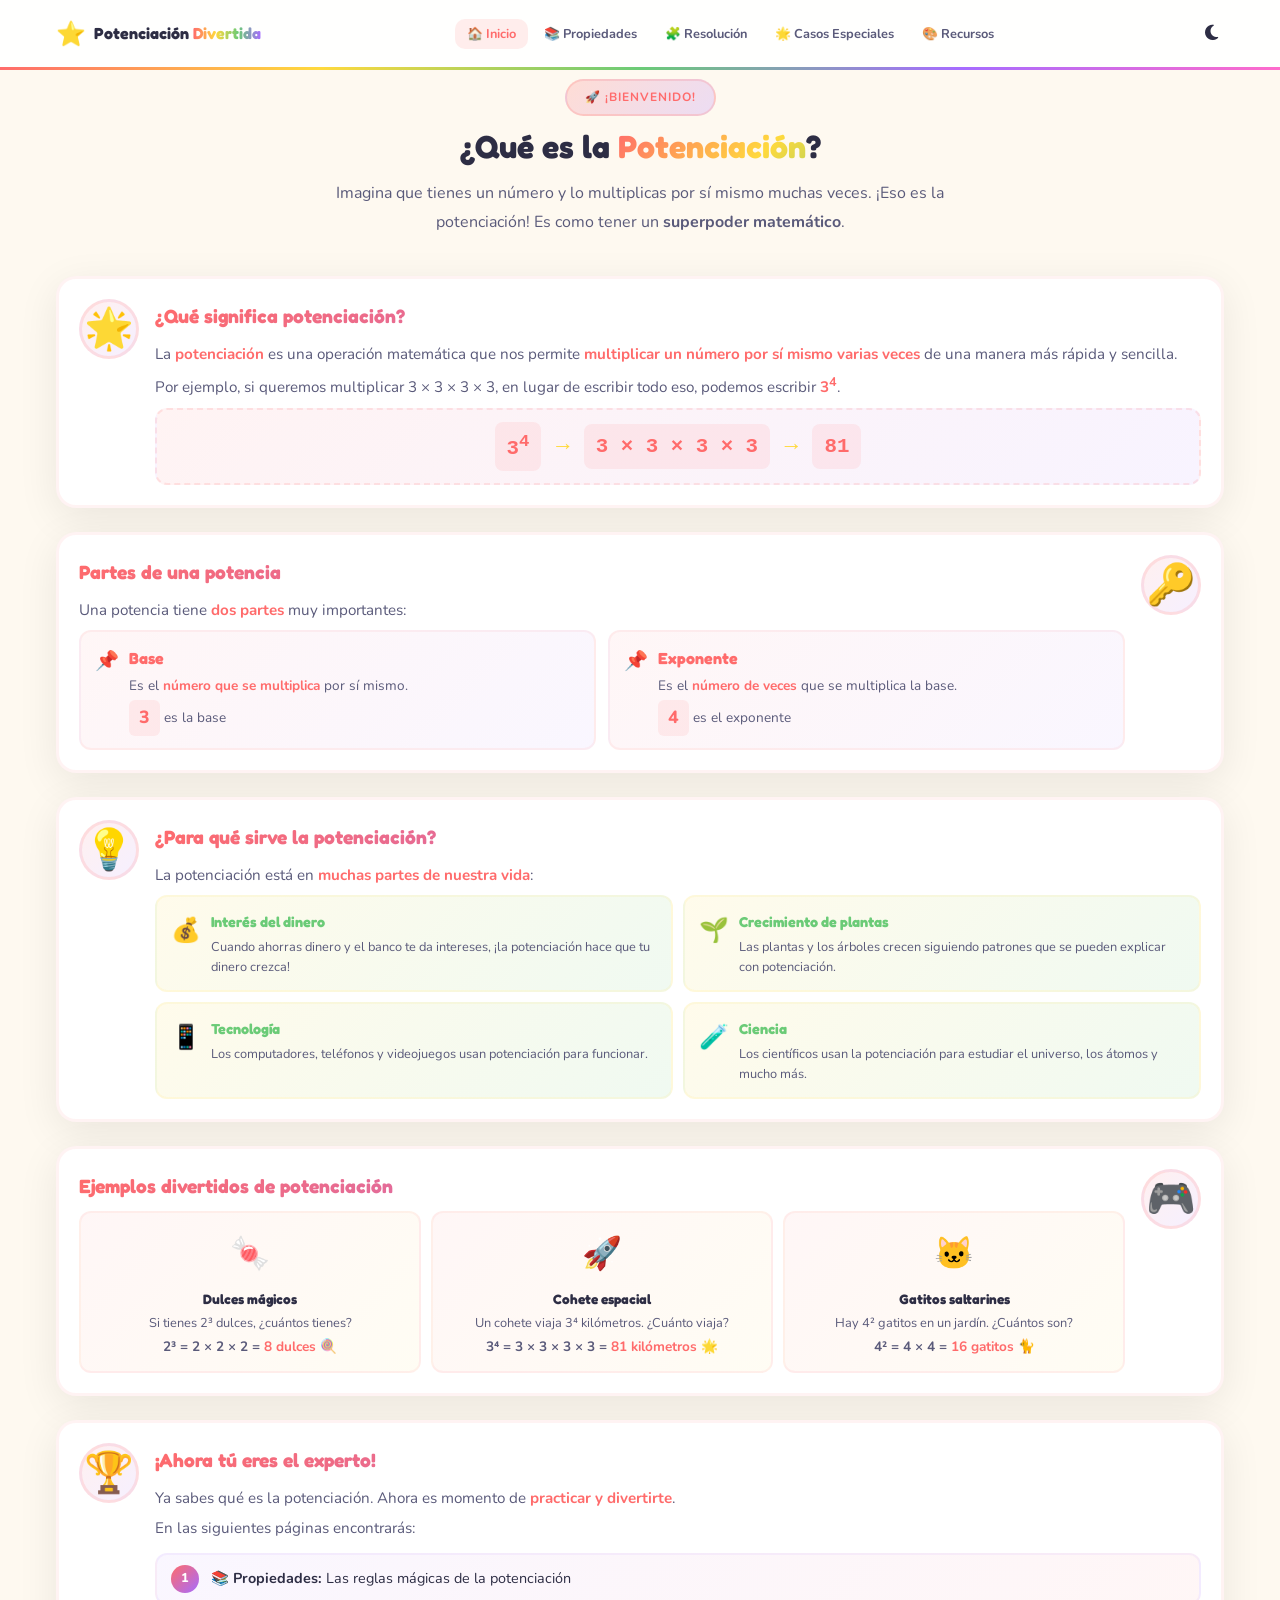
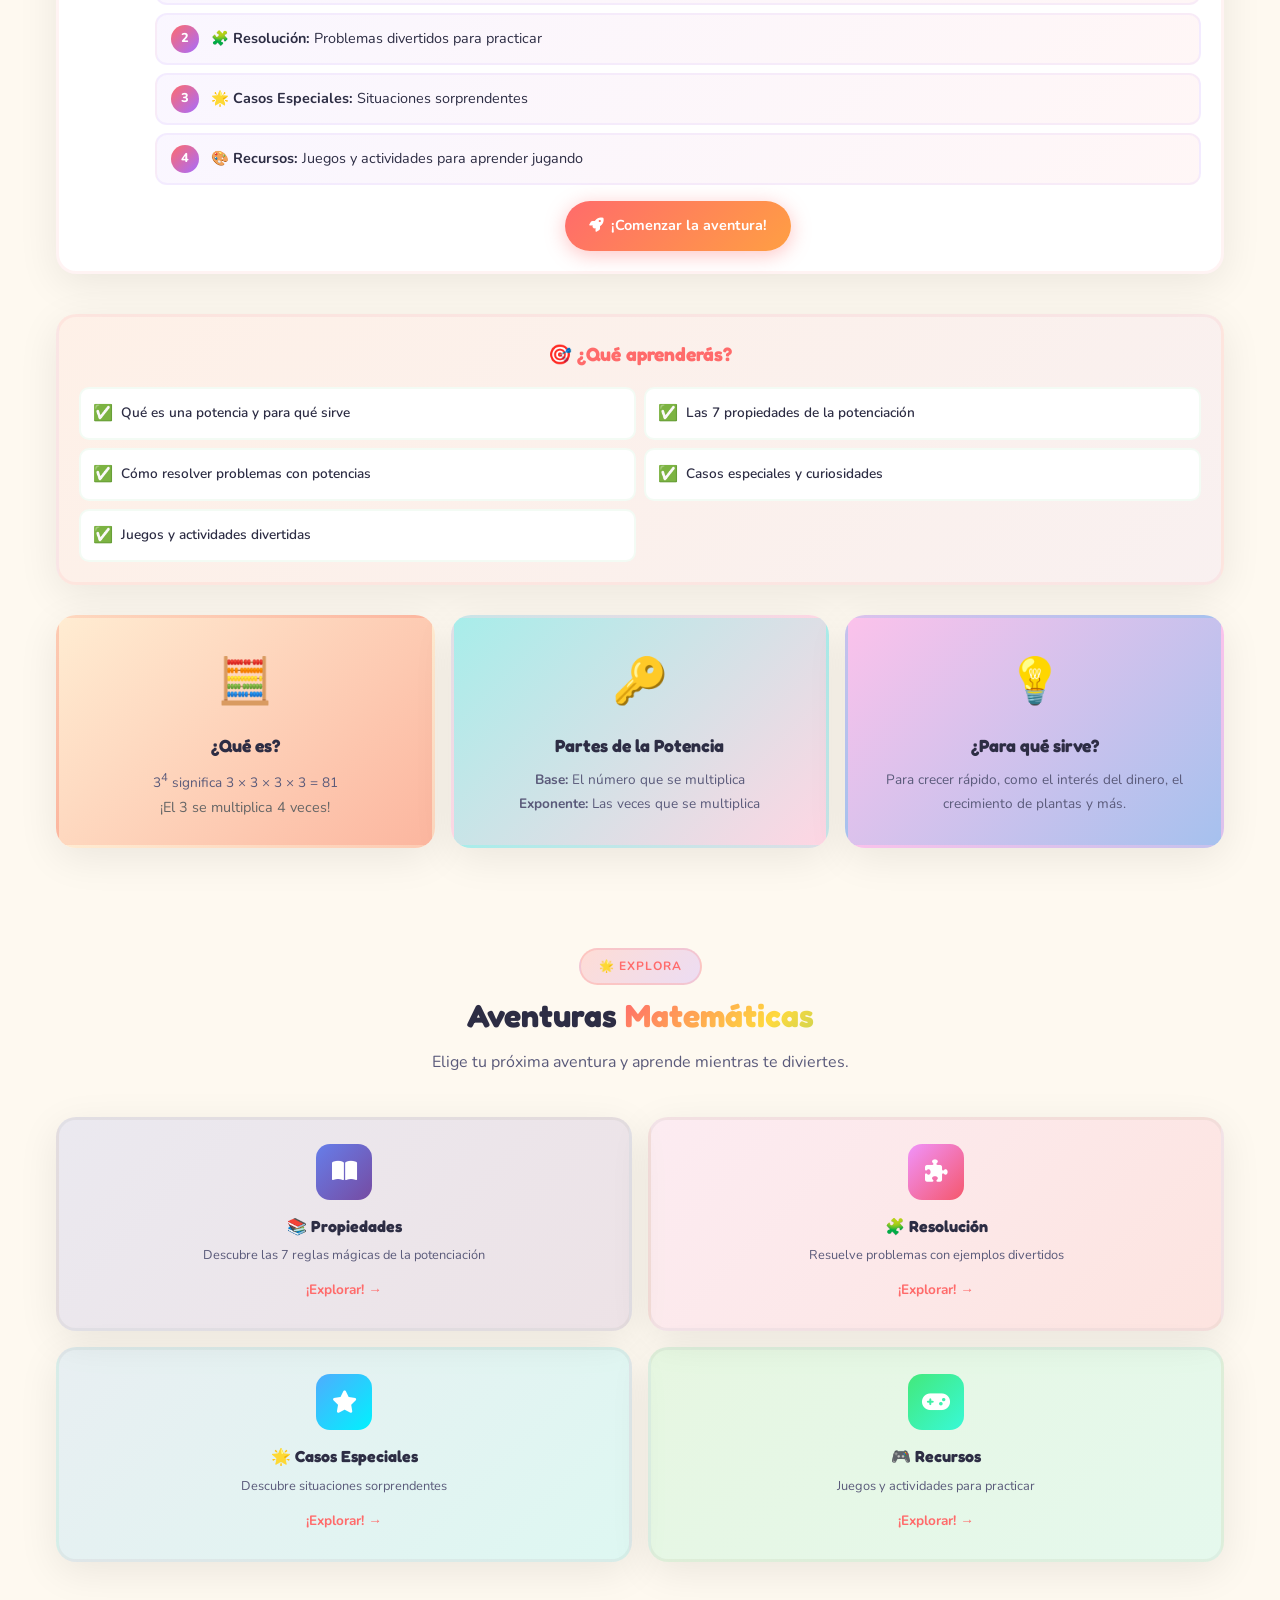
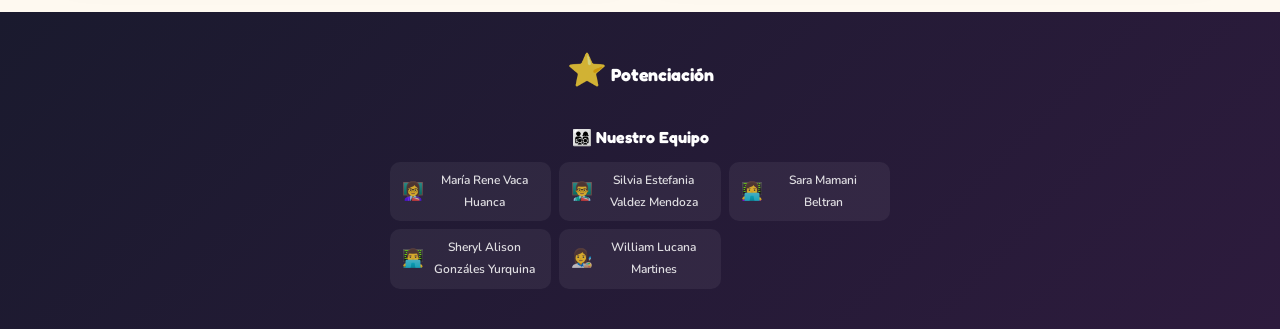
<file: index.html>
<!DOCTYPE html>
<html lang="es" data-theme="light">
<head>
    <meta charset="UTF-8">
    <meta name="viewport" content="width=device-width, initial-scale=1.0">
    <title>⭐ Potenciación para Niños | Aprende Jugando</title>
    <link rel="stylesheet" href="css/styles.css">
    <link href="https://fonts.googleapis.com/css2?family=Fredoka+One&family=Nunito:wght@400;600;700;800;900&display=swap" rel="stylesheet">
    <link rel="stylesheet" href="https://cdnjs.cloudflare.com/ajax/libs/font-awesome/6.4.0/css/all.min.css">
    <meta name="description" content="Aprende potenciación de forma divertida con juegos, ejemplos y actividades para niños.">
</head>
<body>
    <!-- NAVBAR -->
    <nav class="navbar" id="navbar">
        <div class="nav-container">
            <div class="nav-logo">
                <span class="logo-icon">⭐</span>
                <span class="logo-text">Potenciación <span class="logo-highlight">Divertida</span></span>
            </div>
            <ul class="nav-menu" id="navMenu">
                <li><a href="index.html" class="nav-link active">🏠 Inicio</a></li>
                <li><a href="propiedades.html" class="nav-link">📚 Propiedades</a></li>
                <li><a href="resolucion.html" class="nav-link">🧩 Resolución</a></li>
                <li><a href="casosespeciales.html" class="nav-link">🌟 Casos Especiales</a></li>
                <li><a href="recursos.html" class="nav-link">🎨 Recursos</a></li>
            </ul>
            <div class="nav-actions">
                <button class="theme-toggle" id="themeToggle" aria-label="Cambiar tema">
                    <i class="fas fa-moon"></i>
                </button>
                <button class="nav-toggle" id="navToggle" aria-label="Menú">
                    <i class="fas fa-bars"></i>
                </button>
            </div>
        </div>
    </nav>

    <!-- INTRODUCCIÓN COMPLETA -->
    <section id="introduccion" class="section introduccion">
        <div class="container">
            <div class="section-header">
                <br>
                <span class="section-tag">🚀 ¡Bienvenido!</span>
                <h2 class="section-title">¿Qué es la <span class="gradient-text">Potenciación</span>?</h2>
                <p class="section-subtitle">
                    Imagina que tienes un número y lo multiplicas por sí mismo muchas veces. 
                    ¡Eso es la potenciación! Es como tener un <strong>superpoder matemático</strong>.
                </p>
            </div>

            <!-- EXPLICACIÓN DETALLADA -->
            <div class="explicacion-detallada">
                <div class="explicacion-bloque">
                    <div class="explicacion-icon">🌟</div>
                    <div class="explicacion-texto">
                        <h3>¿Qué significa potenciación?</h3>
                        <p>La <strong>potenciación</strong> es una operación matemática que nos permite <strong>multiplicar un número por sí mismo varias veces</strong> de una manera más rápida y sencilla.</p>
                        <p>Por ejemplo, si queremos multiplicar 3 × 3 × 3 × 3, en lugar de escribir todo eso, podemos escribir <strong>3<sup>4</sup></strong>.</p>
                        <div class="ejemplo-visual">
                            <span class="ejemplo-numero">3<sup>4</sup></span>
                            <span class="ejemplo-flecha">→</span>
                            <span class="ejemplo-numero">3 × 3 × 3 × 3</span>
                            <span class="ejemplo-flecha">→</span>
                            <span class="ejemplo-numero">81</span>
                        </div>
                    </div>
                </div>

                <div class="explicacion-bloque reverse">
                    <div class="explicacion-icon">🔑</div>
                    <div class="explicacion-texto">
                        <h3>Partes de una potencia</h3>
                        <p>Una potencia tiene <strong>dos partes</strong> muy importantes:</p>
                        <div class="partes-grid">
                            <div class="parte-card">
                                <span class="parte-numero">📌</span>
                                <div>
                                    <h4>Base</h4>
                                    <p>Es el <strong>número que se multiplica</strong> por sí mismo.</p>
                                    <div class="parte-ejemplo">
                                        <span class="ejemplo-destacado">3</span>
                                        <span class="ejemplo-texto"> es la base</span>
                                    </div>
                                </div>
                            </div>
                            <div class="parte-card">
                                <span class="parte-numero">📌</span>
                                <div>
                                    <h4>Exponente</h4>
                                    <p>Es el <strong>número de veces</strong> que se multiplica la base.</p>
                                    <div class="parte-ejemplo">
                                        <span class="ejemplo-destacado">4</span>
                                        <span class="ejemplo-texto"> es el exponente</span>
                                    </div>
                                </div>
                            </div>
                        </div>
                    </div>
                </div>

                <div class="explicacion-bloque">
                    <div class="explicacion-icon">💡</div>
                    <div class="explicacion-texto">
                        <h3>¿Para qué sirve la potenciación?</h3>
                        <p>La potenciación está en <strong>muchas partes de nuestra vida</strong>:</p>
                        <div class="usos-grid">
                            <div class="uso-item">
                                <span class="uso-emoji">💰</span>
                                <div>
                                    <h4>Interés del dinero</h4>
                                    <p>Cuando ahorras dinero y el banco te da intereses, ¡la potenciación hace que tu dinero crezca!</p>
                                </div>
                            </div>
                            <div class="uso-item">
                                <span class="uso-emoji">🌱</span>
                                <div>
                                    <h4>Crecimiento de plantas</h4>
                                    <p>Las plantas y los árboles crecen siguiendo patrones que se pueden explicar con potenciación.</p>
                                </div>
                            </div>
                            <div class="uso-item">
                                <span class="uso-emoji">📱</span>
                                <div>
                                    <h4>Tecnología</h4>
                                    <p>Los computadores, teléfonos y videojuegos usan potenciación para funcionar.</p>
                                </div>
                            </div>
                            <div class="uso-item">
                                <span class="uso-emoji">🧪</span>
                                <div>
                                    <h4>Ciencia</h4>
                                    <p>Los científicos usan la potenciación para estudiar el universo, los átomos y mucho más.</p>
                                </div>
                            </div>
                        </div>
                    </div>
                </div>

                <div class="explicacion-bloque reverse">
                    <div class="explicacion-icon">🎮</div>
                    <div class="explicacion-texto">
                        <h3>Ejemplos divertidos de potenciación</h3>
                        <div class="ejemplos-divertidos">
                            <div class="ejemplo-divertido">
                                <span class="ejemplo-emoji">🍬</span>
                                <div>
                                    <h4>Dulces mágicos</h4>
                                    <p>Si tienes 2³ dulces, ¿cuántos tienes?</p>
                                    <p class="respuesta">2³ = 2 × 2 × 2 = <strong>8 dulces</strong> 🍭</p>
                                </div>
                            </div>
                            <div class="ejemplo-divertido">
                                <span class="ejemplo-emoji">🚀</span>
                                <div>
                                    <h4>Cohete espacial</h4>
                                    <p>Un cohete viaja 3⁴ kilómetros. ¿Cuánto viaja?</p>
                                    <p class="respuesta">3⁴ = 3 × 3 × 3 × 3 = <strong>81 kilómetros</strong> 🌟</p>
                                </div>
                            </div>
                            <div class="ejemplo-divertido">
                                <span class="ejemplo-emoji">🐱</span>
                                <div>
                                    <h4>Gatitos saltarines</h4>
                                    <p>Hay 4² gatitos en un jardín. ¿Cuántos son?</p>
                                    <p class="respuesta">4² = 4 × 4 = <strong>16 gatitos</strong> 🐈</p>
                                </div>
                            </div>
                        </div>
                    </div>
                </div>

                <div class="explicacion-bloque">
                    <div class="explicacion-icon">🏆</div>
                    <div class="explicacion-texto">
                        <h3>¡Ahora tú eres el experto!</h3>
                        <p>Ya sabes qué es la potenciación. Ahora es momento de <strong>practicar y divertirte</strong>.</p>
                        <p>En las siguientes páginas encontrarás:</p>
                        <div class="pasos-aventura">
                            <div class="paso-item">
                                <span class="paso-numero">1</span>
                                <span>📚 <strong>Propiedades:</strong> Las reglas mágicas de la potenciación</span>
                            </div>
                            <div class="paso-item">
                                <span class="paso-numero">2</span>
                                <span>🧩 <strong>Resolución:</strong> Problemas divertidos para practicar</span>
                            </div>
                            <div class="paso-item">
                                <span class="paso-numero">3</span>
                                <span>🌟 <strong>Casos Especiales:</strong> Situaciones sorprendentes</span>
                            </div>
                            <div class="paso-item">
                                <span class="paso-numero">4</span>
                                <span>🎨 <strong>Recursos:</strong> Juegos y actividades para aprender jugando</span>
                            </div>
                        </div>
                        <div class="btn-aventura">
                            <a href="propiedades.html" class="btn btn-primary">
                                <i class="fas fa-rocket"></i> ¡Comenzar la aventura!
                            </a>
                        </div>
                    </div>
                </div>
            </div>

            <!-- RESULTADOS RÁPIDOS -->
            <div class="resultados-rapidos">
                <h3>🎯 ¿Qué aprenderás?</h3>
                <div class="resultados-grid">
                    <div class="resultado-item">
                        <span class="resultado-icon">✅</span>
                        <span>Qué es una potencia y para qué sirve</span>
                    </div>
                    <div class="resultado-item">
                        <span class="resultado-icon">✅</span>
                        <span>Las 7 propiedades de la potenciación</span>
                    </div>
                    <div class="resultado-item">
                        <span class="resultado-icon">✅</span>
                        <span>Cómo resolver problemas con potencias</span>
                    </div>
                    <div class="resultado-item">
                        <span class="resultado-icon">✅</span>
                        <span>Casos especiales y curiosidades</span>
                    </div>
                    <div class="resultado-item">
                        <span class="resultado-icon">✅</span>
                        <span>Juegos y actividades divertidas</span>
                    </div>
                </div>
            </div>

            <!-- INTRO CARDS -->
            <div class="intro-grid">
                <div class="intro-card" style="background: linear-gradient(135deg, #ffecd2, #fcb69f);">
                    <div class="intro-icon">🧮</div>
                    <h3>¿Qué es?</h3>
                    <p>3<sup>4</sup> significa 3 × 3 × 3 × 3 = 81</p>
                    <p style="font-size: 0.9rem; color: #666;">¡El 3 se multiplica 4 veces!</p>
                </div>
                <div class="intro-card" style="background: linear-gradient(135deg, #a8edea, #fed6e3);">
                    <div class="intro-icon">🔑</div>
                    <h3>Partes de la Potencia</h3>
                    <p><strong>Base:</strong> El número que se multiplica</p>
                    <p><strong>Exponente:</strong> Las veces que se multiplica</p>
                </div>
                <div class="intro-card" style="background: linear-gradient(135deg, #fbc2eb, #a6c1ee);">
                    <div class="intro-icon">💡</div>
                    <h3>¿Para qué sirve?</h3>
                    <p>Para crecer rápido, como el interés del dinero, el crecimiento de plantas y más.</p>
                </div>
            </div>
        </div>
    </section>

    <!-- CONTENIDO DESTACADO -->
    <section id="contenido" class="section contenido">
        <div class="container">
            <div class="section-header">
                <span class="section-tag">🌟 Explora</span>
                <h2 class="section-title">Aventuras <span class="gradient-text">Matemáticas</span></h2>
                <p class="section-subtitle">
                    Elige tu próxima aventura y aprende mientras te diviertes.
                </p>
            </div>

            <div class="contenido-grid">
                <a href="propiedades.html" class="contenido-card" style="background: linear-gradient(135deg, #667eea20, #764ba220);">
                    <div class="contenido-icon" style="background: linear-gradient(135deg, #667eea, #764ba2);">
                        <i class="fas fa-book-open"></i>
                    </div>
                    <h3>📚 Propiedades</h3>
                    <p>Descubre las 7 reglas mágicas de la potenciación</p>
                    <span class="contenido-link">¡Explorar! →</span>
                </a>

                <a href="resolucion.html" class="contenido-card" style="background: linear-gradient(135deg, #f093fb20, #f5576c20);">
                    <div class="contenido-icon" style="background: linear-gradient(135deg, #f093fb, #f5576c);">
                        <i class="fas fa-puzzle-piece"></i>
                    </div>
                    <h3>🧩 Resolución</h3>
                    <p>Resuelve problemas con ejemplos divertidos</p>
                    <span class="contenido-link">¡Explorar! →</span>
                </a>

                <a href="casosespeciales.html" class="contenido-card" style="background: linear-gradient(135deg, #4facfe20, #00f2fe20);">
                    <div class="contenido-icon" style="background: linear-gradient(135deg, #4facfe, #00f2fe);">
                        <i class="fas fa-star"></i>
                    </div>
                    <h3>🌟 Casos Especiales</h3>
                    <p>Descubre situaciones sorprendentes</p>
                    <span class="contenido-link">¡Explorar! →</span>
                </a>

                <a href="recursos.html" class="contenido-card" style="background: linear-gradient(135deg, #43e97b20, #38f9d720);">
                    <div class="contenido-icon" style="background: linear-gradient(135deg, #43e97b, #38f9d7);">
                        <i class="fas fa-gamepad"></i>
                    </div>
                    <h3>🎮 Recursos</h3>
                    <p>Juegos y actividades para practicar</p>
                    <span class="contenido-link">¡Explorar! →</span>
                </a>
            </div>
        </div>
    </section>

    <!-- FOOTER -->
    <footer class="footer">
        <div class="container">
            <div class="footer-content">
                <div class="footer-brand">
                    <span class="logo-icon">⭐</span>
                    <span class="logo-text">Potenciación</span>
                </div>
                <div class="footer-team">
                    <h4>👨‍👩‍👧‍👦 Nuestro Equipo</h4>
                    <div class="team-grid">
                        <div class="team-member">
                            <span class="member-emoji">👩‍🏫</span>
                            <span class="member-name">María Rene Vaca Huanca</span>
                        </div>
                        <div class="team-member">
                            <span class="member-emoji">👨‍🏫</span>
                            <span class="member-name">Silvia Estefania Valdez Mendoza</span>
                        </div>
                        <div class="team-member">
                            <span class="member-emoji">👩‍💻</span>
                            <span class="member-name">Sara Mamani Beltran</span>
                        </div>
                        <div class="team-member">
                            <span class="member-emoji">👨‍💻</span>
                            <span class="member-name">Sheryl Alison Gonzáles Yurquina</span>
                        </div>
                        <div class="team-member">
                            <span class="member-emoji">👩‍🎨</span>
                            <span class="member-name">William Lucana Martines</span>
                        </div>
                    </div>
                </div>
            </div>
        </div>
    </footer>

    <script src="js/main.js"></script>
</body>
</html>
</file>
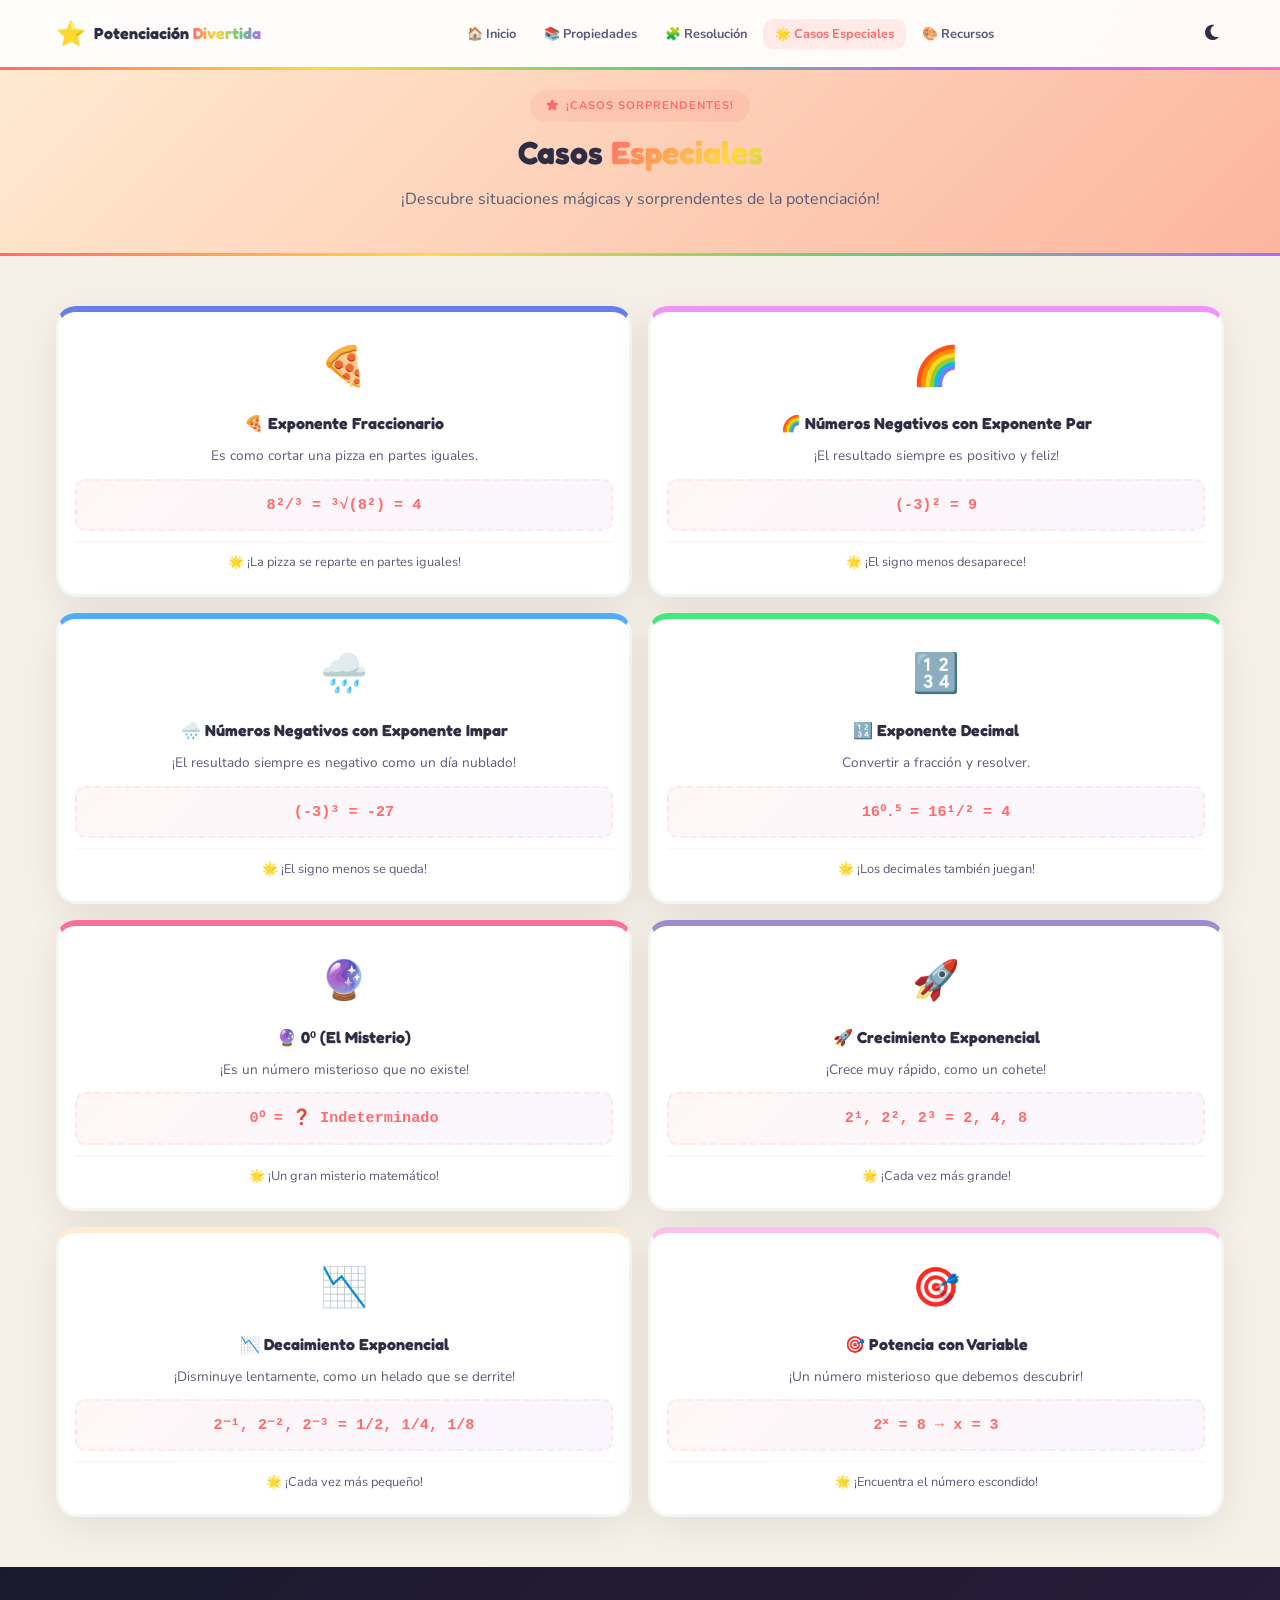
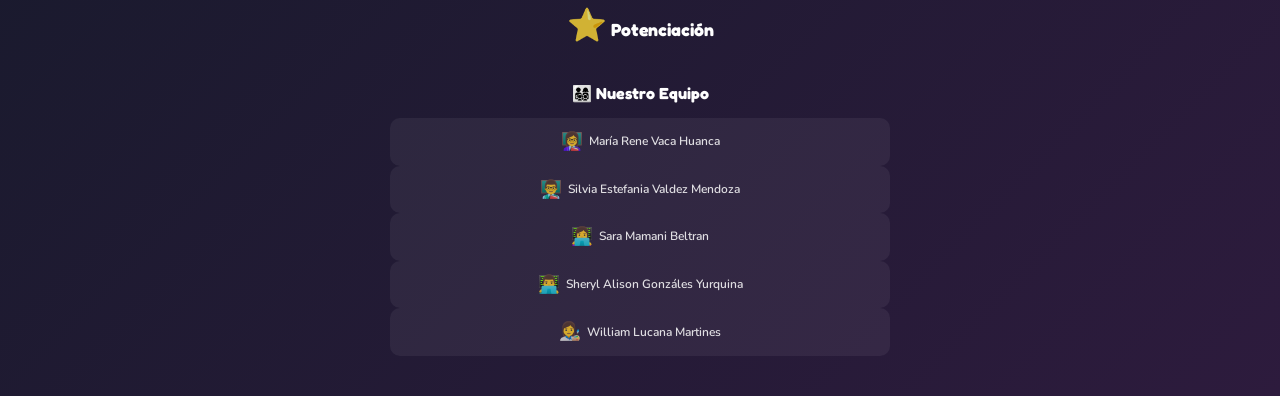
<file: casosespeciales.html>
<!DOCTYPE html>
<html lang="es" data-theme="light">
<head>
    <meta charset="UTF-8">
    <meta name="viewport" content="width=device-width, initial-scale=1.0">
    <title>🌟 Casos Especiales | Potenciación Divertida</title>
    <link rel="stylesheet" href="css/styles.css">
    <link href="https://fonts.googleapis.com/css2?family=Fredoka+One&family=Nunito:wght@400;600;700;800;900&display=swap" rel="stylesheet">
    <link rel="stylesheet" href="https://cdnjs.cloudflare.com/ajax/libs/font-awesome/6.4.0/css/all.min.css">
</head>
<body>
    <!-- NAVBAR -->
    <nav class="navbar" id="navbar">
        <div class="nav-container">
            <div class="nav-logo">
                <span class="logo-icon">⭐</span>
                <span class="logo-text">Potenciación <span class="logo-highlight">Divertida</span></span>
            </div>
            <ul class="nav-menu" id="navMenu">
                <li><a href="index.html" class="nav-link">🏠 Inicio</a></li>
                <li><a href="propiedades.html" class="nav-link">📚 Propiedades</a></li>
                <li><a href="resolucion.html" class="nav-link">🧩 Resolución</a></li>
                <li><a href="casosespeciales.html" class="nav-link active">🌟 Casos Especiales</a></li>
                <li><a href="recursos.html" class="nav-link">🎨 Recursos</a></li>
            </ul>
            <div class="nav-actions">
                <button class="theme-toggle" id="themeToggle" aria-label="Cambiar tema">
                    <i class="fas fa-moon"></i>
                </button>
                <button class="nav-toggle" id="navToggle" aria-label="Menú">
                    <i class="fas fa-bars"></i>
                </button>
            </div>
        </div>
    </nav>

    <!-- HERO INTERNO -->
    <section class="page-hero" style="background: linear-gradient(135deg, #ffecd2, #fcb69f);">
        <div class="container">
            <div class="page-hero-content">
                <div class="page-hero-badge">
                    <i class="fas fa-star"></i>
                    ¡Casos sorprendentes!
                </div>
                <h1 class="page-hero-title">Casos <span class="gradient-text">Especiales</span></h1>
                <p class="page-hero-subtitle">
                    ¡Descubre situaciones mágicas y sorprendentes de la potenciación!
                </p>
            </div>
        </div>
    </section>

    <!-- CASOS ESPECIALES -->
    <section id="casos-especiales" class="section casos-especiales">
        <div class="container">
            <div class="casos-grid">
                <div class="caso-card" style="border-top: 6px solid #667eea;">
                    <div class="caso-icon">🍕</div>
                    <h4>🍕 Exponente Fraccionario</h4>
                    <p>Es como cortar una pizza en partes iguales.</p>
                    <div class="caso-demo">
                        <code>8²/³ = ³√(8²) = 4</code>
                    </div>
                    <div class="caso-explicacion">
                        <p>🌟 ¡La pizza se reparte en partes iguales!</p>
                    </div>
                </div>

                <div class="caso-card" style="border-top: 6px solid #f093fb;">
                    <div class="caso-icon">🌈</div>
                    <h4>🌈 Números Negativos con Exponente Par</h4>
                    <p>¡El resultado siempre es positivo y feliz!</p>
                    <div class="caso-demo">
                        <code>(-3)² = 9</code>
                    </div>
                    <div class="caso-explicacion">
                        <p>🌟 ¡El signo menos desaparece!</p>
                    </div>
                </div>

                <div class="caso-card" style="border-top: 6px solid #4facfe;">
                    <div class="caso-icon">🌧️</div>
                    <h4>🌧️ Números Negativos con Exponente Impar</h4>
                    <p>¡El resultado siempre es negativo como un día nublado!</p>
                    <div class="caso-demo">
                        <code>(-3)³ = -27</code>
                    </div>
                    <div class="caso-explicacion">
                        <p>🌟 ¡El signo menos se queda!</p>
                    </div>
                </div>

                <div class="caso-card" style="border-top: 6px solid #43e97b;">
                    <div class="caso-icon">🔢</div>
                    <h4>🔢 Exponente Decimal</h4>
                    <p>Convertir a fracción y resolver.</p>
                    <div class="caso-demo">
                        <code>16⁰.⁵ = 16¹/² = 4</code>
                    </div>
                    <div class="caso-explicacion">
                        <p>🌟 ¡Los decimales también juegan!</p>
                    </div>
                </div>

                <div class="caso-card" style="border-top: 6px solid #fa709a;">
                    <div class="caso-icon">🔮</div>
                    <h4>🔮 0⁰ (El Misterio)</h4>
                    <p>¡Es un número misterioso que no existe!</p>
                    <div class="caso-demo">
                        <code>0⁰ = ❓ Indeterminado</code>
                    </div>
                    <div class="caso-explicacion">
                        <p>🌟 ¡Un gran misterio matemático!</p>
                    </div>
                </div>

                <div class="caso-card" style="border-top: 6px solid #a18cd1;">
                    <div class="caso-icon">🚀</div>
                    <h4>🚀 Crecimiento Exponencial</h4>
                    <p>¡Crece muy rápido, como un cohete!</p>
                    <div class="caso-demo">
                        <code>2¹, 2², 2³ = 2, 4, 8</code>
                    </div>
                    <div class="caso-explicacion">
                        <p>🌟 ¡Cada vez más grande!</p>
                    </div>
                </div>

                <div class="caso-card" style="border-top: 6px solid #ffecd2;">
                    <div class="caso-icon">📉</div>
                    <h4>📉 Decaimiento Exponencial</h4>
                    <p>¡Disminuye lentamente, como un helado que se derrite!</p>
                    <div class="caso-demo">
                        <code>2⁻¹, 2⁻², 2⁻³ = 1/2, 1/4, 1/8</code>
                    </div>
                    <div class="caso-explicacion">
                        <p>🌟 ¡Cada vez más pequeño!</p>
                    </div>
                </div>

                <div class="caso-card" style="border-top: 6px solid #fbc2eb;">
                    <div class="caso-icon">🎯</div>
                    <h4>🎯 Potencia con Variable</h4>
                    <p>¡Un número misterioso que debemos descubrir!</p>
                    <div class="caso-demo">
                        <code>2ˣ = 8 → x = 3</code>
                    </div>
                    <div class="caso-explicacion">
                        <p>🌟 ¡Encuentra el número escondido!</p>
                    </div>
                </div>
            </div>
        </div>
    </section>

<!-- FOOTER -->
<footer class="footer">
    <div class="container">
        <div class="footer-content">
            <div class="footer-brand">
                <span class="logo-icon">⭐</span>
                <span class="logo-text">Potenciación</span>
            </div>
            <div class="footer-team">
                <h4>👨‍👩‍👧‍👦 Nuestro Equipo</h4>
                        <div class="team-member">
                            <span class="member-emoji">👩‍🏫</span>
                            <span class="member-name">María Rene Vaca Huanca</span>
                        </div>
                        <div class="team-member">
                            <span class="member-emoji">👨‍🏫</span>
                            <span class="member-name">Silvia Estefania Valdez Mendoza</span>
                        </div>
                        <div class="team-member">
                            <span class="member-emoji">👩‍💻</span>
                            <span class="member-name">Sara Mamani Beltran</span>
                        </div>
                        <div class="team-member">
                            <span class="member-emoji">👨‍💻</span>
                            <span class="member-name">Sheryl Alison Gonzáles Yurquina</span>
                        </div>
                        <div class="team-member">
                            <span class="member-emoji">👩‍🎨</span>
                            <span class="member-name">William Lucana Martines</span>
                        </div>
                </div>
            </div>
        </div>
    </div>
</footer>

    <script src="js/main.js"></script>
</body>
</html>
</file>
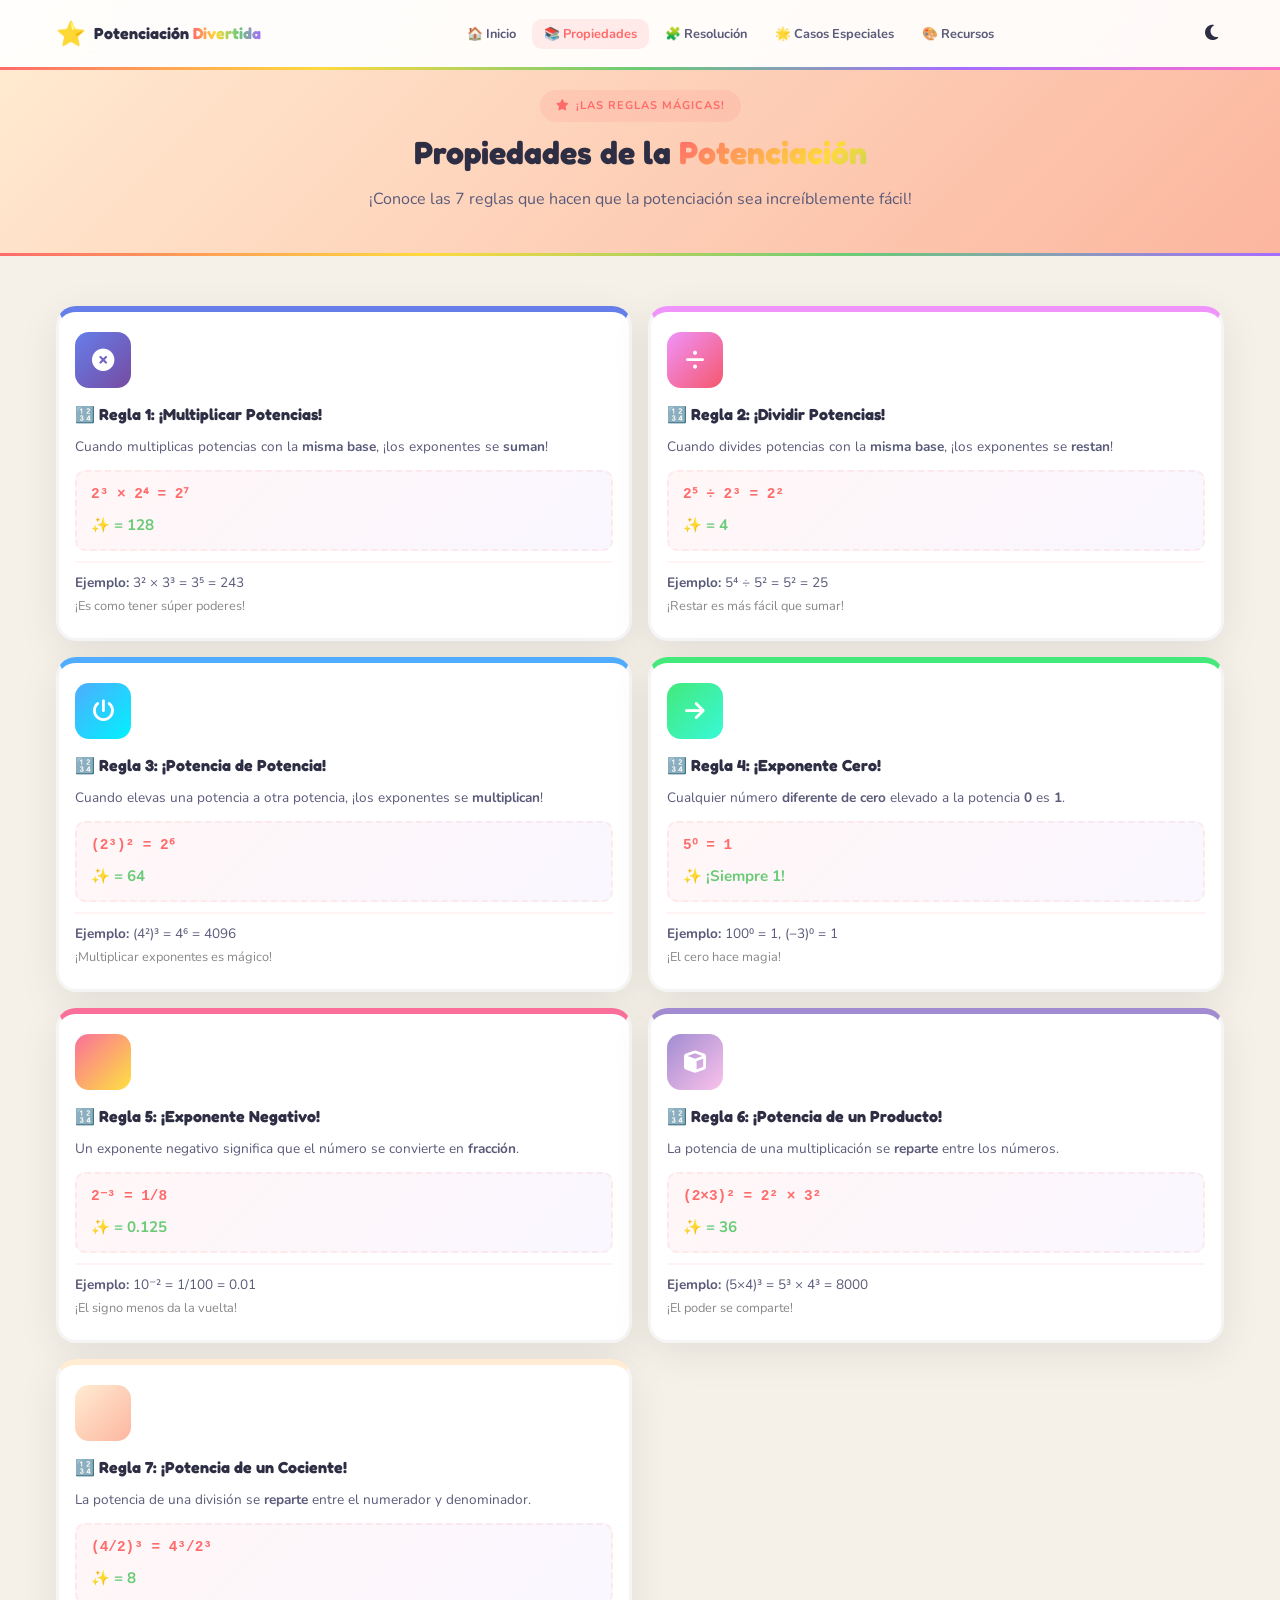
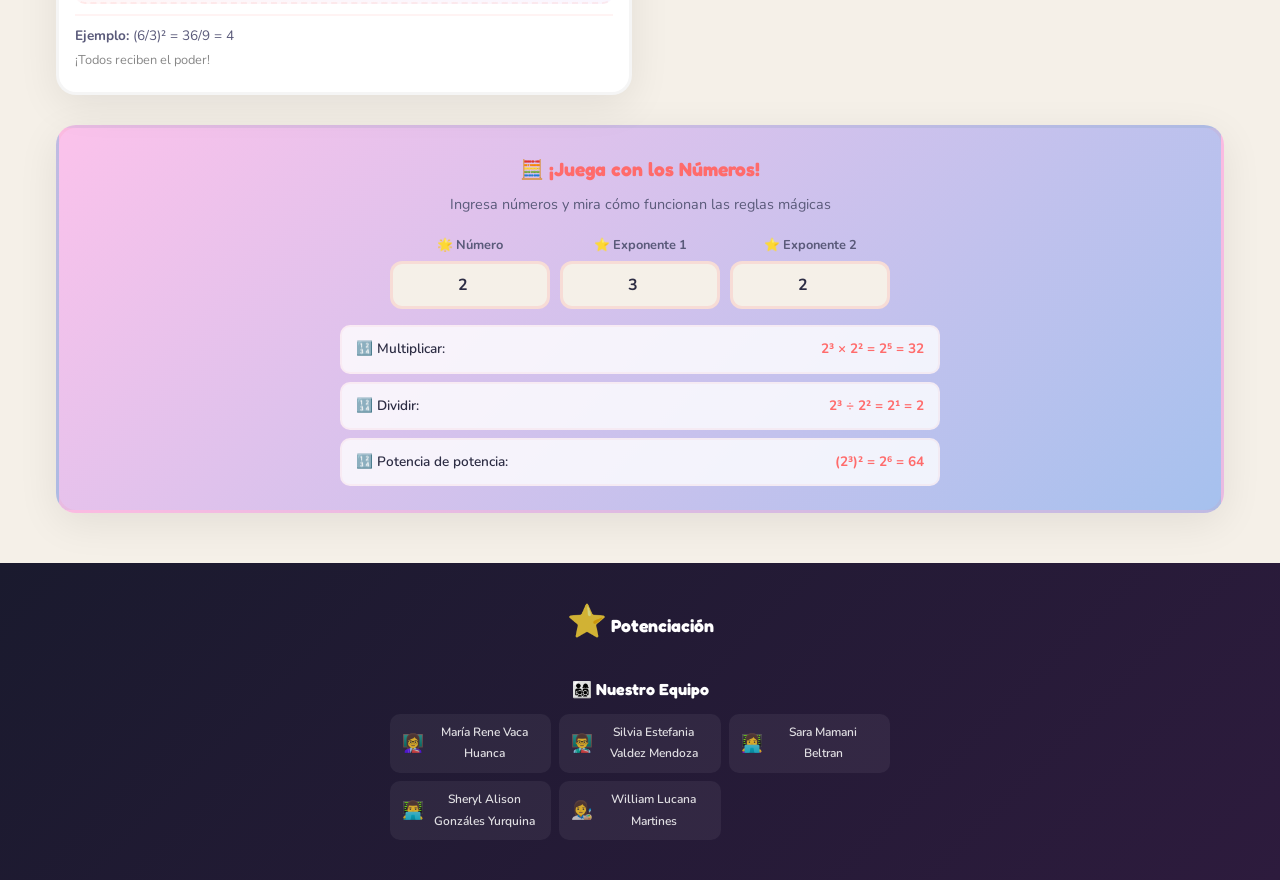
<file: propiedades.html>
<!DOCTYPE html>
<html lang="es" data-theme="light">
<head>
    <meta charset="UTF-8">
    <meta name="viewport" content="width=device-width, initial-scale=1.0">
    <title>📚 Propiedades | Potenciación Divertida</title>
    <link rel="stylesheet" href="css/styles.css">
    <link href="https://fonts.googleapis.com/css2?family=Fredoka+One&family=Nunito:wght@400;600;700;800;900&display=swap" rel="stylesheet">
    <link rel="stylesheet" href="https://cdnjs.cloudflare.com/ajax/libs/font-awesome/6.4.0/css/all.min.css">
</head>
<body>
    <!-- NAVBAR -->
    <nav class="navbar" id="navbar">
        <div class="nav-container">
            <div class="nav-logo">
                <span class="logo-icon">⭐</span>
                <span class="logo-text">Potenciación <span class="logo-highlight">Divertida</span></span>
            </div>
            <ul class="nav-menu" id="navMenu">
                <li><a href="index.html" class="nav-link">🏠 Inicio</a></li>
                <li><a href="propiedades.html" class="nav-link active">📚 Propiedades</a></li>
                <li><a href="resolucion.html" class="nav-link">🧩 Resolución</a></li>
                <li><a href="casosespeciales.html" class="nav-link">🌟 Casos Especiales</a></li>
                <li><a href="recursos.html" class="nav-link">🎨 Recursos</a></li>
            </ul>
            <div class="nav-actions">
                <button class="theme-toggle" id="themeToggle" aria-label="Cambiar tema">
                    <i class="fas fa-moon"></i>
                </button>
                <button class="nav-toggle" id="navToggle" aria-label="Menú">
                    <i class="fas fa-bars"></i>
                </button>
            </div>
        </div>
    </nav>

    <!-- HERO INTERNO -->
    <section class="page-hero" style="background: linear-gradient(135deg, #ffecd2, #fcb69f);">
        <div class="container">
            <div class="page-hero-content">
                <div class="page-hero-badge">
                    <i class="fas fa-star"></i>
                    ¡Las reglas mágicas!
                </div>
                <h1 class="page-hero-title">Propiedades de la <span class="gradient-text">Potenciación</span></h1>
                <p class="page-hero-subtitle">
                    ¡Conoce las 7 reglas que hacen que la potenciación sea increíblemente fácil!
                </p>
            </div>
        </div>
    </section>

    <!-- PROPIEDADES -->
    <section id="propiedades" class="section propiedades">
        <div class="container">
            <div class="propiedades-grid">
                <!-- Propiedad 1 -->
                <div class="prop-card" style="border-top: 6px solid #667eea;">
                    <div class="prop-icon" style="background: linear-gradient(135deg, #667eea, #764ba2);">
                        <i class="fas fa-times-circle"></i>
                    </div>
                    <h3>🔢 Regla 1: ¡Multiplicar Potencias!</h3>
                    <p>Cuando multiplicas potencias con la <strong>misma base</strong>, ¡los exponentes se <strong>suman</strong>!</p>
                    <div class="prop-example">
                        <span class="math">2³ × 2⁴ = 2⁷</span>
                        <span class="result">✨ = 128</span>
                    </div>
                    <div class="prop-detail">
                        <p><strong>Ejemplo:</strong> 3² × 3³ = 3⁵ = 243</p>
                        <p style="font-size: 0.8rem; color: #888;">¡Es como tener súper poderes!</p>
                    </div>
                </div>

                <!-- Propiedad 2 -->
                <div class="prop-card" style="border-top: 6px solid #f093fb;">
                    <div class="prop-icon" style="background: linear-gradient(135deg, #f093fb, #f5576c);">
                        <i class="fas fa-divide"></i>
                    </div>
                    <h3>🔢 Regla 2: ¡Dividir Potencias!</h3>
                    <p>Cuando divides potencias con la <strong>misma base</strong>, ¡los exponentes se <strong>restan</strong>!</p>
                    <div class="prop-example">
                        <span class="math">2⁵ ÷ 2³ = 2²</span>
                        <span class="result">✨ = 4</span>
                    </div>
                    <div class="prop-detail">
                        <p><strong>Ejemplo:</strong> 5⁴ ÷ 5² = 5² = 25</p>
                        <p style="font-size: 0.8rem; color: #888;">¡Restar es más fácil que sumar!</p>
                    </div>
                </div>

                <!-- Propiedad 3 -->
                <div class="prop-card" style="border-top: 6px solid #4facfe;">
                    <div class="prop-icon" style="background: linear-gradient(135deg, #4facfe, #00f2fe);">
                        <i class="fas fa-power-off"></i>
                    </div>
                    <h3>🔢 Regla 3: ¡Potencia de Potencia!</h3>
                    <p>Cuando elevas una potencia a otra potencia, ¡los exponentes se <strong>multiplican</strong>!</p>
                    <div class="prop-example">
                        <span class="math">(2³)² = 2⁶</span>
                        <span class="result">✨ = 64</span>
                    </div>
                    <div class="prop-detail">
                        <p><strong>Ejemplo:</strong> (4²)³ = 4⁶ = 4096</p>
                        <p style="font-size: 0.8rem; color: #888;">¡Multiplicar exponentes es mágico!</p>
                    </div>
                </div>

                <!-- Propiedad 4 -->
                <div class="prop-card" style="border-top: 6px solid #43e97b;">
                    <div class="prop-icon" style="background: linear-gradient(135deg, #43e97b, #38f9d7);">
                        <i class="fas fa-arrow-right"></i>
                    </div>
                    <h3>🔢 Regla 4: ¡Exponente Cero!</h3>
                    <p>Cualquier número <strong>diferente de cero</strong> elevado a la potencia <strong>0</strong> es <strong>1</strong>.</p>
                    <div class="prop-example">
                        <span class="math">5⁰ = 1</span>
                        <span class="result">✨ ¡Siempre 1!</span>
                    </div>
                    <div class="prop-detail">
                        <p><strong>Ejemplo:</strong> 100⁰ = 1, (−3)⁰ = 1</p>
                        <p style="font-size: 0.8rem; color: #888;">¡El cero hace magia!</p>
                    </div>
                </div>

                <!-- Propiedad 5 -->
                <div class="prop-card" style="border-top: 6px solid #fa709a;">
                    <div class="prop-icon" style="background: linear-gradient(135deg, #fa709a, #fee140);">
                        <i class="fas fa-fraction"></i>
                    </div>
                    <h3>🔢 Regla 5: ¡Exponente Negativo!</h3>
                    <p>Un exponente negativo significa que el número se convierte en <strong>fracción</strong>.</p>
                    <div class="prop-example">
                        <span class="math">2⁻³ = 1/8</span>
                        <span class="result">✨ = 0.125</span>
                    </div>
                    <div class="prop-detail">
                        <p><strong>Ejemplo:</strong> 10⁻² = 1/100 = 0.01</p>
                        <p style="font-size: 0.8rem; color: #888;">¡El signo menos da la vuelta!</p>
                    </div>
                </div>

                <!-- Propiedad 6 -->
                <div class="prop-card" style="border-top: 6px solid #a18cd1;">
                    <div class="prop-icon" style="background: linear-gradient(135deg, #a18cd1, #fbc2eb);">
                        <i class="fas fa-cube"></i>
                    </div>
                    <h3>🔢 Regla 6: ¡Potencia de un Producto!</h3>
                    <p>La potencia de una multiplicación se <strong>reparte</strong> entre los números.</p>
                    <div class="prop-example">
                        <span class="math">(2×3)² = 2² × 3²</span>
                        <span class="result">✨ = 36</span>
                    </div>
                    <div class="prop-detail">
                        <p><strong>Ejemplo:</strong> (5×4)³ = 5³ × 4³ = 8000</p>
                        <p style="font-size: 0.8rem; color: #888;">¡El poder se comparte!</p>
                    </div>
                </div>

                <!-- Propiedad 7 -->
                <div class="prop-card" style="border-top: 6px solid #ffecd2;">
                    <div class="prop-icon" style="background: linear-gradient(135deg, #ffecd2, #fcb69f);">
                        <i class="fas fa-divide-circle"></i>
                    </div>
                    <h3>🔢 Regla 7: ¡Potencia de un Cociente!</h3>
                    <p>La potencia de una división se <strong>reparte</strong> entre el numerador y denominador.</p>
                    <div class="prop-example">
                        <span class="math">(4/2)³ = 4³/2³</span>
                        <span class="result">✨ = 8</span>
                    </div>
                    <div class="prop-detail">
                        <p><strong>Ejemplo:</strong> (6/3)² = 36/9 = 4</p>
                        <p style="font-size: 0.8rem; color: #888;">¡Todos reciben el poder!</p>
                    </div>
                </div>
            </div>

            <!-- Calculadora Interactiva -->
            <div class="interactive-tool" style="background: linear-gradient(135deg, #fbc2eb, #a6c1ee);">
                <h3>🧮 ¡Juega con los Números!</h3>
                <p>Ingresa números y mira cómo funcionan las reglas mágicas</p>
                <div class="calc-grid">
                    <div class="calc-input-group">
                        <label>🌟 Número</label>
                        <input type="number" id="baseA" value="2" class="calc-input">
                    </div>
                    <div class="calc-input-group">
                        <label>⭐ Exponente 1</label>
                        <input type="number" id="expM" value="3" class="calc-input">
                    </div>
                    <div class="calc-input-group">
                        <label>⭐ Exponente 2</label>
                        <input type="number" id="expN" value="2" class="calc-input">
                    </div>
                </div>
                <div class="calc-results">
                    <div class="calc-result-item" style="background: rgba(255,255,255,0.8);">
                        <span>🔢 Multiplicar:</span>
                        <span id="productoResult">2³ × 2² = 2⁵ = 32</span>
                    </div>
                    <div class="calc-result-item" style="background: rgba(255,255,255,0.8);">
                        <span>🔢 Dividir:</span>
                        <span id="cocienteResult">2³ ÷ 2² = 2¹ = 2</span>
                    </div>
                    <div class="calc-result-item" style="background: rgba(255,255,255,0.8);">
                        <span>🔢 Potencia de potencia:</span>
                        <span id="potenciaResult">(2³)² = 2⁶ = 64</span>
                    </div>
                </div>
            </div>
        </div>
    </section>

<!-- FOOTER -->
<footer class="footer">
    <div class="container">
        <div class="footer-content">
            <div class="footer-brand">
                <span class="logo-icon">⭐</span>
                <span class="logo-text">Potenciación</span>
            </div>
            <div class="footer-team">
                <h4>👨‍👩‍👧‍👦 Nuestro Equipo</h4>
                <div class="team-grid">
                        <div class="team-member">
                            <span class="member-emoji">👩‍🏫</span>
                            <span class="member-name">María Rene Vaca Huanca</span>
                        </div>
                        <div class="team-member">
                            <span class="member-emoji">👨‍🏫</span>
                            <span class="member-name">Silvia Estefania Valdez Mendoza</span>
                        </div>
                        <div class="team-member">
                            <span class="member-emoji">👩‍💻</span>
                            <span class="member-name">Sara Mamani Beltran</span>
                        </div>
                        <div class="team-member">
                            <span class="member-emoji">👨‍💻</span>
                            <span class="member-name">Sheryl Alison Gonzáles Yurquina</span>
                        </div>
                        <div class="team-member">
                            <span class="member-emoji">👩‍🎨</span>
                            <span class="member-name">William Lucana Martines</span>
                        </div>
                </div>
            </div>
        </div>
    </div>
</footer>

    <script src="js/main.js"></script>
</body>
</html>
</file>
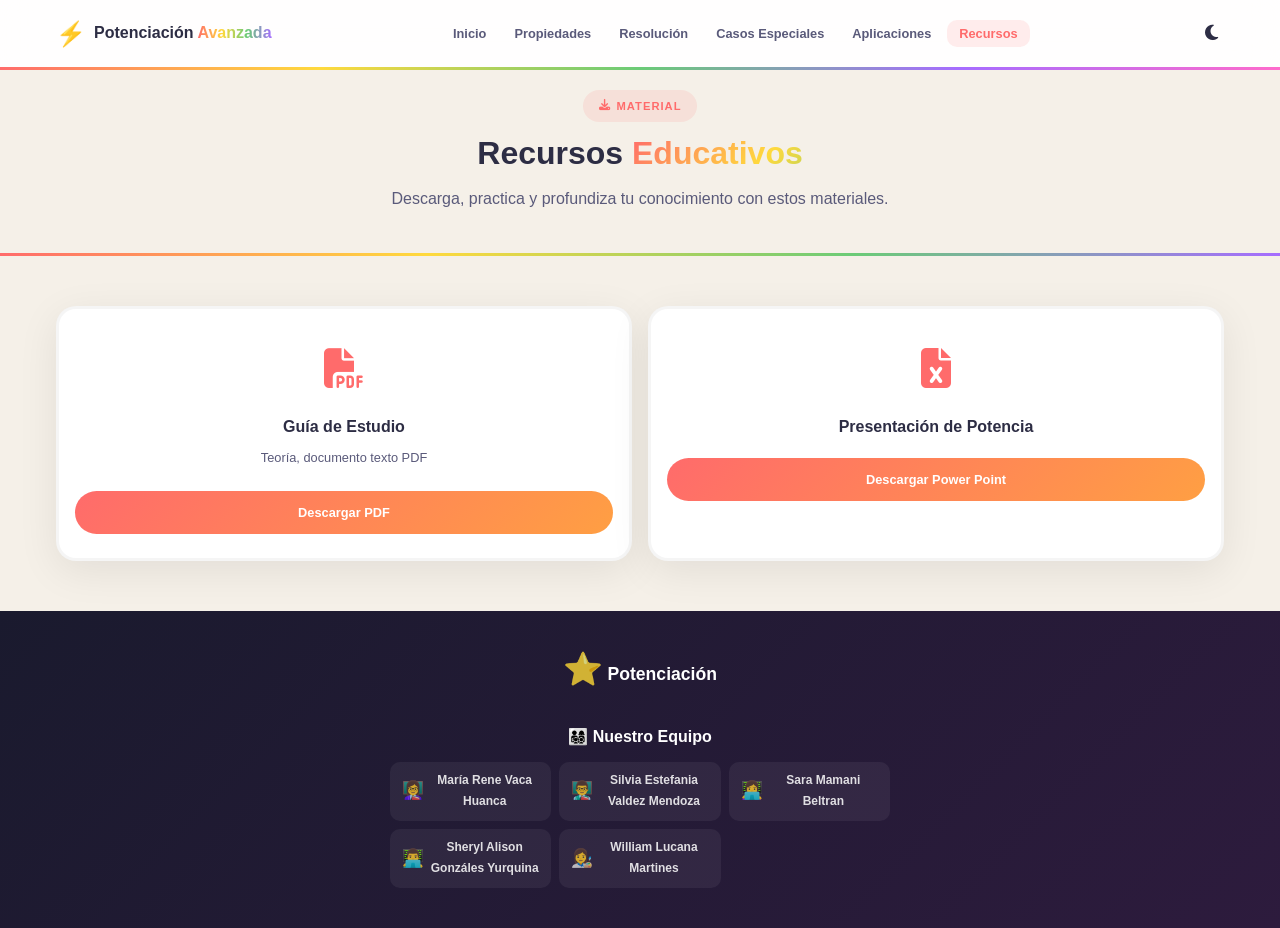
<file: recursos.html>
<!DOCTYPE html>
<html lang="es" data-theme="light">
<head>
    <meta charset="UTF-8">
    <meta name="viewport" content="width=device-width, initial-scale=1.0">
    <title>Recursos Educativos | Potenciación Avanzada</title>
    <link rel="stylesheet" href="css/styles.css">
    <link href="https://fonts.googleapis.com/css2?family=Inter:wght@300;400;500;600;700;800;900&display=swap" rel="stylesheet">
    <link rel="stylesheet" href="https://cdnjs.cloudflare.com/ajax/libs/font-awesome/6.4.0/css/all.min.css">
    <meta name="description" content="Descarga guías, ejercicios y materiales educativos sobre potenciación.">
</head>
<body>
    <!-- NAVBAR -->
    <nav class="navbar" id="navbar">
        <div class="nav-container">
            <div class="nav-logo">
                <span class="logo-icon">⚡</span>
                <span class="logo-text">Potenciación <span class="logo-highlight">Avanzada</span></span>
            </div>
            <ul class="nav-menu" id="navMenu">
                <li><a href="index.html" class="nav-link">Inicio</a></li>
                <li><a href="propiedades.html" class="nav-link">Propiedades</a></li>
                <li><a href="resolucion.html" class="nav-link">Resolución</a></li>
                <li><a href="casosespeciales.html" class="nav-link">Casos Especiales</a></li>
                <li><a href="aplicaciones.html" class="nav-link">Aplicaciones</a></li>
                <li><a href="recursos.html" class="nav-link active">Recursos</a></li>
            </ul>
            <div class="nav-actions">
                <button class="theme-toggle" id="themeToggle" aria-label="Cambiar tema">
                    <i class="fas fa-moon"></i>
                </button>
                <button class="nav-toggle" id="navToggle" aria-label="Menú">
                    <i class="fas fa-bars"></i>
                </button>
            </div>
        </div>
    </nav>

    <!-- HERO INTERNO -->
    <section class="page-hero">
        <div class="container">
            <div class="page-hero-content">
                <div class="page-hero-badge">
                    <i class="fas fa-download"></i>
                    Material
                </div>
                <h1 class="page-hero-title">Recursos <span class="gradient-text">Educativos</span></h1>
                <p class="page-hero-subtitle">
                    Descarga, practica y profundiza tu conocimiento con estos materiales.
                </p>
            </div>
        </div>
    </section>

    <!-- RECURSOS -->
    <section id="recursos" class="section recursos">
        <div class="container">
            <div class="recursos-grid">
                <div class="recurso-card">
                    <div class="recurso-icon">
                        <i class="fas fa-file-pdf"></i>
                    </div>
                    <h4>Guía de Estudio</h4>
                    <p>Teoría, documento texto PDF</p>
                    <div class="recurso-info">
                    </div>
                    <a href="#" class="btn-recurso">Descargar PDF</a>
                </div>

                <div class="recurso-card">
                    <div class="recurso-icon">
                        <i class="fas fa-file-excel"></i>
                    </div>
                    <h4>Presentación de Potencia</h4>
                    <div class="recurso-info">
                    </div>
                    <a href="#" class="btn-recurso">Descargar Power Point</a>
                </div>

                
            </div>
        </div>
    </section>

    <!-- FOOTER -->
    <footer class="footer">
        <div class="container">
            <div class="footer-content">
                <div class="footer-brand">
                    <span class="logo-icon">⭐</span>
                    <span class="logo-text">Potenciación </span>
                </div>
                <div class="footer-team">
                    <h4>👨‍👩‍👧‍👦 Nuestro Equipo</h4>
                    <div class="team-grid">
                        <div class="team-member">
                            <span class="member-emoji">👩‍🏫</span>
                            <span class="member-name">María Rene Vaca Huanca</span>
                        </div>
                        <div class="team-member">
                            <span class="member-emoji">👨‍🏫</span>
                            <span class="member-name">Silvia Estefania Valdez Mendoza</span>
                        </div>
                        <div class="team-member">
                            <span class="member-emoji">👩‍💻</span>
                            <span class="member-name">Sara Mamani Beltran</span>
                        </div>
                        <div class="team-member">
                            <span class="member-emoji">👨‍💻</span>
                            <span class="member-name">Sheryl Alison Gonzáles Yurquina</span>
                        </div>
                        <div class="team-member">
                            <span class="member-emoji">👩‍🎨</span>
                            <span class="member-name">William Lucana Martines</span>
                        </div>
                    </div>
                </div>
            </div>
        </div>
    </footer>

    <script src="js/main.js"></script>
</body>
</html>
</file>
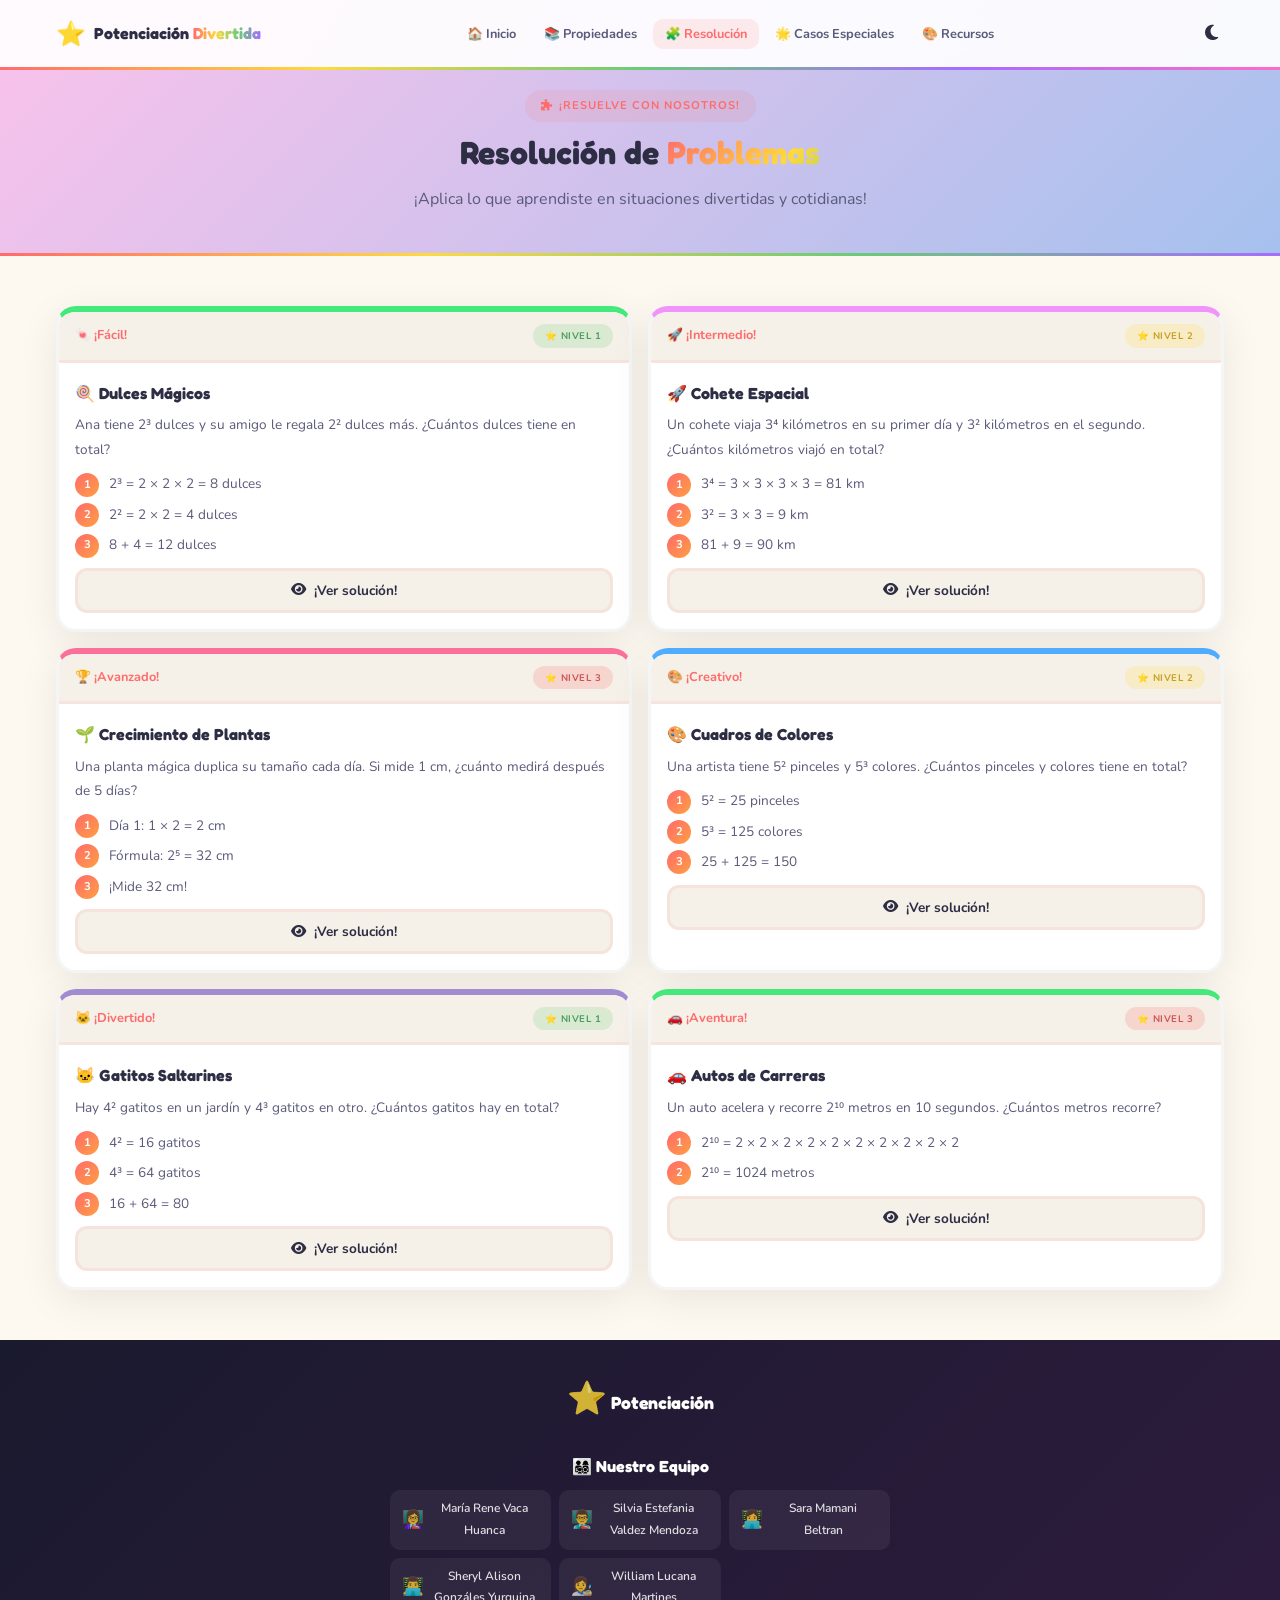
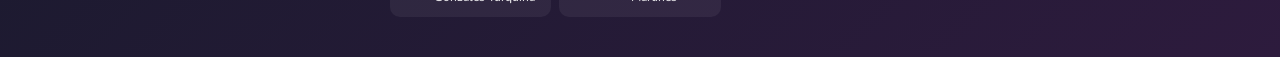
<file: resolucion.html>
<!DOCTYPE html>
<html lang="es" data-theme="light">
<head>
    <meta charset="UTF-8">
    <meta name="viewport" content="width=device-width, initial-scale=1.0">
    <title>🧩 Resolución | Potenciación Divertida</title>
    <link rel="stylesheet" href="css/styles.css">
    <link href="https://fonts.googleapis.com/css2?family=Fredoka+One&family=Nunito:wght@400;600;700;800;900&display=swap" rel="stylesheet">
    <link rel="stylesheet" href="https://cdnjs.cloudflare.com/ajax/libs/font-awesome/6.4.0/css/all.min.css">
</head>
<body>
    <!-- NAVBAR -->
    <nav class="navbar" id="navbar">
        <div class="nav-container">
            <div class="nav-logo">
                <span class="logo-icon">⭐</span>
                <span class="logo-text">Potenciación <span class="logo-highlight">Divertida</span></span>
            </div>
            <ul class="nav-menu" id="navMenu">
                <li><a href="index.html" class="nav-link">🏠 Inicio</a></li>
                <li><a href="propiedades.html" class="nav-link">📚 Propiedades</a></li>
                <li><a href="resolucion.html" class="nav-link active">🧩 Resolución</a></li>
                <li><a href="casosespeciales.html" class="nav-link">🌟 Casos Especiales</a></li>
                <li><a href="recursos.html" class="nav-link">🎨 Recursos</a></li>
            </ul>
            <div class="nav-actions">
                <button class="theme-toggle" id="themeToggle" aria-label="Cambiar tema">
                    <i class="fas fa-moon"></i>
                </button>
                <button class="nav-toggle" id="navToggle" aria-label="Menú">
                    <i class="fas fa-bars"></i>
                </button>
            </div>
        </div>
    </nav>

    <!-- HERO INTERNO -->
    <section class="page-hero" style="background: linear-gradient(135deg, #fbc2eb, #a6c1ee);">
        <div class="container">
            <div class="page-hero-content">
                <div class="page-hero-badge">
                    <i class="fas fa-puzzle-piece"></i>
                    ¡Resuelve con nosotros!
                </div>
                <h1 class="page-hero-title">Resolución de <span class="gradient-text">Problemas</span></h1>
                <p class="page-hero-subtitle">
                    ¡Aplica lo que aprendiste en situaciones divertidas y cotidianas!
                </p>
            </div>
        </div>
    </section>

    <!-- PROBLEMAS -->
    <section id="resolucion" class="section resolucion">
        <div class="container">
            <div class="resolucion-grid">
                <!-- Problema 1 -->
                <div class="problem-card" style="border-top: 6px solid #43e97b;">
                    <div class="problem-header">
                        <span class="problem-level">🍬 ¡Fácil!</span>
                        <span class="problem-badge beginner">⭐ Nivel 1</span>
                    </div>
                    <div class="problem-content">
                        <h4>🍭 Dulces Mágicos</h4>
                        <p class="problem-text">
                            Ana tiene 2³ dulces y su amigo le regala 2² dulces más. 
                            ¿Cuántos dulces tiene en total?
                        </p>
                        <div class="problem-steps">
                            <div class="step">
                                <span class="step-num">1</span>
                                <span>2³ = 2 × 2 × 2 = 8 dulces</span>
                            </div>
                            <div class="step">
                                <span class="step-num">2</span>
                                <span>2² = 2 × 2 = 4 dulces</span>
                            </div>
                            <div class="step">
                                <span class="step-num">3</span>
                                <span>8 + 4 = 12 dulces</span>
                            </div>
                        </div>
                        <button class="btn-show-solution" onclick="toggleSolution(this)">
                            <i class="fas fa-eye"></i> ¡Ver solución!
                        </button>
                        <div class="solution-content" style="display: none;">
                            <p><strong>🎉 ¡Solución!</strong></p>
                            <p>2³ = 8 y 2² = 4</p>
                            <p>8 + 4 = <strong>12 dulces</strong></p>
                            <p>🍬 ¡Ana tiene 12 dulces para compartir!</p>
                        </div>
                    </div>
                </div>

                <!-- Problema 2 -->
                <div class="problem-card" style="border-top: 6px solid #f093fb;">
                    <div class="problem-header">
                        <span class="problem-level">🚀 ¡Intermedio!</span>
                        <span class="problem-badge intermediate">⭐ Nivel 2</span>
                    </div>
                    <div class="problem-content">
                        <h4>🚀 Cohete Espacial</h4>
                        <p class="problem-text">
                            Un cohete viaja 3⁴ kilómetros en su primer día y 3² kilómetros en el segundo. 
                            ¿Cuántos kilómetros viajó en total?
                        </p>
                        <div class="problem-steps">
                            <div class="step">
                                <span class="step-num">1</span>
                                <span>3⁴ = 3 × 3 × 3 × 3 = 81 km</span>
                            </div>
                            <div class="step">
                                <span class="step-num">2</span>
                                <span>3² = 3 × 3 = 9 km</span>
                            </div>
                            <div class="step">
                                <span class="step-num">3</span>
                                <span>81 + 9 = 90 km</span>
                            </div>
                        </div>
                        <button class="btn-show-solution" onclick="toggleSolution(this)">
                            <i class="fas fa-eye"></i> ¡Ver solución!
                        </button>
                        <div class="solution-content" style="display: none;">
                            <p><strong>🎉 ¡Solución!</strong></p>
                            <p>3⁴ = 81 y 3² = 9</p>
                            <p>81 + 9 = <strong>90 kilómetros</strong></p>
                            <p>🚀 ¡El cohete viajó 90 km!</p>
                        </div>
                    </div>
                </div>

                <!-- Problema 3 -->
                <div class="problem-card" style="border-top: 6px solid #fa709a;">
                    <div class="problem-header">
                        <span class="problem-level">🏆 ¡Avanzado!</span>
                        <span class="problem-badge advanced">⭐ Nivel 3</span>
                    </div>
                    <div class="problem-content">
                        <h4>🌱 Crecimiento de Plantas</h4>
                        <p class="problem-text">
                            Una planta mágica duplica su tamaño cada día. 
                            Si mide 1 cm, ¿cuánto medirá después de 5 días?
                        </p>
                        <div class="problem-steps">
                            <div class="step">
                                <span class="step-num">1</span>
                                <span>Día 1: 1 × 2 = 2 cm</span>
                            </div>
                            <div class="step">
                                <span class="step-num">2</span>
                                <span>Fórmula: 2⁵ = 32 cm</span>
                            </div>
                            <div class="step">
                                <span class="step-num">3</span>
                                <span>¡Mide 32 cm!</span>
                            </div>
                        </div>
                        <button class="btn-show-solution" onclick="toggleSolution(this)">
                            <i class="fas fa-eye"></i> ¡Ver solución!
                        </button>
                        <div class="solution-content" style="display: none;">
                            <p><strong>🎉 ¡Solución!</strong></p>
                            <p>2⁵ = 32</p>
                            <p>La planta medirá <strong>32 centímetros</strong></p>
                            <p>🌱 ¡Creció mucho en solo 5 días!</p>
                        </div>
                    </div>
                </div>

                <!-- Problema 4 -->
                <div class="problem-card" style="border-top: 6px solid #4facfe;">
                    <div class="problem-header">
                        <span class="problem-level">🎨 ¡Creativo!</span>
                        <span class="problem-badge intermediate">⭐ Nivel 2</span>
                    </div>
                    <div class="problem-content">
                        <h4>🎨 Cuadros de Colores</h4>
                        <p class="problem-text">
                            Una artista tiene 5² pinceles y 5³ colores. 
                            ¿Cuántos pinceles y colores tiene en total?
                        </p>
                        <div class="problem-steps">
                            <div class="step">
                                <span class="step-num">1</span>
                                <span>5² = 25 pinceles</span>
                            </div>
                            <div class="step">
                                <span class="step-num">2</span>
                                <span>5³ = 125 colores</span>
                            </div>
                            <div class="step">
                                <span class="step-num">3</span>
                                <span>25 + 125 = 150</span>
                            </div>
                        </div>
                        <button class="btn-show-solution" onclick="toggleSolution(this)">
                            <i class="fas fa-eye"></i> ¡Ver solución!
                        </button>
                        <div class="solution-content" style="display: none;">
                            <p><strong>🎉 ¡Solución!</strong></p>
                            <p>5² = 25 y 5³ = 125</p>
                            <p>25 + 125 = <strong>150 materiales</strong></p>
                            <p>🎨 ¡Tiene muchos colores para pintar!</p>
                        </div>
                    </div>
                </div>

                <!-- Problema 5 -->
                <div class="problem-card" style="border-top: 6px solid #a18cd1;">
                    <div class="problem-header">
                        <span class="problem-level">🐱 ¡Divertido!</span>
                        <span class="problem-badge beginner">⭐ Nivel 1</span>
                    </div>
                    <div class="problem-content">
                        <h4>🐱 Gatitos Saltarines</h4>
                        <p class="problem-text">
                            Hay 4² gatitos en un jardín y 4³ gatitos en otro. 
                            ¿Cuántos gatitos hay en total?
                        </p>
                        <div class="problem-steps">
                            <div class="step">
                                <span class="step-num">1</span>
                                <span>4² = 16 gatitos</span>
                            </div>
                            <div class="step">
                                <span class="step-num">2</span>
                                <span>4³ = 64 gatitos</span>
                            </div>
                            <div class="step">
                                <span class="step-num">3</span>
                                <span>16 + 64 = 80</span>
                            </div>
                        </div>
                        <button class="btn-show-solution" onclick="toggleSolution(this)">
                            <i class="fas fa-eye"></i> ¡Ver solución!
                        </button>
                        <div class="solution-content" style="display: none;">
                            <p><strong>🎉 ¡Solución!</strong></p>
                            <p>4² = 16 y 4³ = 64</p>
                            <p>16 + 64 = <strong>80 gatitos</strong></p>
                            <p>🐱 ¡Qué lindos son todos los gatitos!</p>
                        </div>
                    </div>
                </div>

                <!-- Problema 6 -->
                <div class="problem-card" style="border-top: 6px solid #43e97b;">
                    <div class="problem-header">
                        <span class="problem-level">🚗 ¡Aventura!</span>
                        <span class="problem-badge advanced">⭐ Nivel 3</span>
                    </div>
                    <div class="problem-content">
                        <h4>🚗 Autos de Carreras</h4>
                        <p class="problem-text">
                            Un auto acelera y recorre 2¹⁰ metros en 10 segundos. 
                            ¿Cuántos metros recorre?
                        </p>
                        <div class="problem-steps">
                            <div class="step">
                                <span class="step-num">1</span>
                                <span>2¹⁰ = 2 × 2 × 2 × 2 × 2 × 2 × 2 × 2 × 2 × 2</span>
                            </div>
                            <div class="step">
                                <span class="step-num">2</span>
                                <span>2¹⁰ = 1024 metros</span>
                            </div>
                        </div>
                        <button class="btn-show-solution" onclick="toggleSolution(this)">
                            <i class="fas fa-eye"></i> ¡Ver solución!
                        </button>
                        <div class="solution-content" style="display: none;">
                            <p><strong>🎉 ¡Solución!</strong></p>
                            <p>2¹⁰ = 1024</p>
                            <p>El auto recorrió <strong>1024 metros</strong></p>
                            <p>🚗 ¡Qué rápido va!</p>
                        </div>
                    </div>
                </div>
            </div>
        </div>
    </section>

<!-- FOOTER -->
<footer class="footer">
    <div class="container">
        <div class="footer-content">
            <div class="footer-brand">
                <span class="logo-icon">⭐</span>
                <span class="logo-text">Potenciación</span>
            </div>
            <div class="footer-team">
                <h4>👨‍👩‍👧‍👦 Nuestro Equipo</h4>
                <div class="team-grid">
                        <div class="team-member">
                            <span class="member-emoji">👩‍🏫</span>
                            <span class="member-name">María Rene Vaca Huanca</span>
                        </div>
                        <div class="team-member">
                            <span class="member-emoji">👨‍🏫</span>
                            <span class="member-name">Silvia Estefania Valdez Mendoza</span>
                        </div>
                        <div class="team-member">
                            <span class="member-emoji">👩‍💻</span>
                            <span class="member-name">Sara Mamani Beltran</span>
                        </div>
                        <div class="team-member">
                            <span class="member-emoji">👨‍💻</span>
                            <span class="member-name">Sheryl Alison Gonzáles Yurquina</span>
                        </div>
                        <div class="team-member">
                            <span class="member-emoji">👩‍🎨</span>
                            <span class="member-name">William Lucana Martines</span>
                        </div>
                </div>
            </div>
        </div>
    </div>
</footer>

    <script src="js/main.js"></script>
</body>
</html>
</file>
<file: css/styles.css>
/* ========================================
   🎨 POTENCIACIÓN DIVERTIDA - CSS COMPLETO
   Diseño colorido para niños - OPTIMIZADO PARA MÓVILES
   ======================================== */

/* ===== RESET Y VARIABLES ===== */
:root {
    /* Colores principales - ¡Más vivos y divertidos! */
    --primary: #FF6B6B;
    --primary-dark: #E55A5A;
    --secondary: #FFD93D;
    --accent: #6BCB77;
    --purple: #A66CFF;
    --pink: #FF6BCB;
    --orange: #FF9F43;
    --teal: #00D2D3;
    --rainbow-start: #FF6B6B;
    --rainbow-end: #A66CFF;

    /* Colores de fondo */
    --dark: #1a1a2e;
    --dark-light: #2d2d44;
    --text: #2d2d44;
    --text-light: #5a5a7a;
    --bg: #fef9f0;
    --bg-light: #f5f0e8;
    --card-bg: #ffffff;
    --shadow: 0 10px 40px rgba(0, 0, 0, 0.08);
    --shadow-hover: 0 20px 60px rgba(255, 107, 107, 0.2);
    --radius: 20px;
    --transition: all 0.4s cubic-bezier(0.34, 1.56, 0.64, 1);
    --font: 'Nunito', -apple-system, BlinkMacSystemFont, sans-serif;
    --font-title: 'Fredoka One', 'Nunito', sans-serif;
    
    /* Tamaños responsivos */
    --header-height: 70px;
    --container-padding: 16px;
    --section-padding: 50px;
}

[data-theme="dark"] {
    --bg: #1a1a2e;
    --bg-light: #2d2d44;
    --card-bg: #2d2d44;
    --text: #fffffe;
    --text-light: #a7a9be;
    --shadow: 0 10px 40px rgba(0, 0, 0, 0.3);
    --shadow-hover: 0 20px 60px rgba(255, 107, 107, 0.25);
}

* {
    margin: 0;
    padding: 0;
    box-sizing: border-box;
}

html {
    scroll-behavior: smooth;
    scroll-padding-top: 80px;
    -webkit-tap-highlight-color: transparent;
}

body {
    font-family: var(--font);
    background-color: var(--bg);
    color: var(--text);
    line-height: 1.8;
    transition: background-color 0.3s ease, color 0.3s ease;
    overflow-x: hidden;
    font-size: 16px;
    -webkit-font-smoothing: antialiased;
}

/* ===== SCROLLBAR DIVERTIDA 🌈 ===== */
::-webkit-scrollbar {
    width: 8px;
}
::-webkit-scrollbar-track {
    background: var(--bg-light);
    border-radius: 10px;
}
::-webkit-scrollbar-thumb {
    background: linear-gradient(180deg, #FF6B6B, #FFD93D, #6BCB77, #A66CFF, #FF6BCB);
    border-radius: 10px;
    border: 2px solid var(--bg-light);
}

/* ===== UTILIDADES ===== */
.container {
    max-width: 1200px;
    margin: 0 auto;
    padding: 0 var(--container-padding);
    width: 100%;
}

.gradient-text {
    background: linear-gradient(135deg, #FF6B6B, #FFD93D, #6BCB77, #A66CFF, #FF6BCB);
    background-size: 300% 300%;
    -webkit-background-clip: text;
    -webkit-text-fill-color: transparent;
    background-clip: text;
    animation: gradientMove 4s ease-in-out infinite;
}

@keyframes gradientMove {
    0% { background-position: 0% 50%; }
    50% { background-position: 100% 50%; }
    100% { background-position: 0% 50%; }
}

.section {
    padding: var(--section-padding) 0;
}

.section-header {
    text-align: center;
    max-width: 700px;
    margin: 0 auto 40px;
}

.section-tag {
    display: inline-block;
    padding: 6px 18px;
    background: linear-gradient(135deg, rgba(255, 107, 107, 0.2), rgba(166, 108, 255, 0.2));
    color: var(--primary);
    border-radius: 50px;
    font-size: 0.75rem;
    font-weight: 700;
    letter-spacing: 1px;
    text-transform: uppercase;
    margin-bottom: 12px;
    border: 2px solid rgba(255, 107, 107, 0.2);
    animation: pulseTag 2s ease-in-out infinite;
}

@keyframes pulseTag {
    0%, 100% { transform: scale(1); }
    50% { transform: scale(1.05); }
}

.section-title {
    font-family: var(--font-title);
    font-size: 2rem;
    font-weight: 700;
    line-height: 1.2;
    margin-bottom: 12px;
}

.section-subtitle {
    font-size: 1rem;
    color: var(--text-light);
    font-weight: 400;
    padding: 0 10px;
}

/* ===== NAVBAR 🌟 ===== */
.navbar {
    position: fixed;
    top: 0;
    left: 0;
    right: 0;
    z-index: 1000;
    padding: 10px 0;
    background: rgba(255, 255, 255, 0.92);
    backdrop-filter: blur(20px);
    -webkit-backdrop-filter: blur(20px);
    border-bottom: 3px solid transparent;
    border-image: linear-gradient(90deg, #FF6B6B, #FFD93D, #6BCB77, #A66CFF, #FF6BCB);
    border-image-slice: 1;
    transition: var(--transition);
    height: var(--header-height);
}

[data-theme="dark"] .navbar {
    background: rgba(26, 26, 46, 0.92);
}

.navbar.scrolled {
    box-shadow: 0 4px 30px rgba(255, 107, 107, 0.15);
}

.nav-container {
    display: flex;
    justify-content: space-between;
    align-items: center;
    max-width: 1200px;
    margin: 0 auto;
    padding: 0 var(--container-padding);
    height: 100%;
}

.nav-logo {
    display: flex;
    align-items: center;
    gap: 8px;
    text-decoration: none;
    font-family: var(--font-title);
    font-weight: 700;
    font-size: 1rem;
    color: var(--text);
}

.logo-icon {
    font-size: 1.5rem;
    animation: spinStar 6s linear infinite;
}

@keyframes spinStar {
    0% { transform: rotate(0deg) scale(1); }
    50% { transform: rotate(180deg) scale(1.2); }
    100% { transform: rotate(360deg) scale(1); }
}

.logo-highlight {
    background: linear-gradient(90deg, #FF6B6B, #FFD93D, #6BCB77, #A66CFF);
    -webkit-background-clip: text;
    -webkit-text-fill-color: transparent;
    background-clip: text;
}

.nav-menu {
    display: flex;
    list-style: none;
    gap: 4px;
}

.nav-link {
    padding: 6px 12px;
    text-decoration: none;
    color: var(--text-light);
    font-weight: 700;
    font-size: 0.8rem;
    border-radius: 10px;
    transition: var(--transition);
    font-family: var(--font);
    white-space: nowrap;
}

.nav-link:hover,
.nav-link.active {
    color: #FF6B6B;
    background: rgba(255, 107, 107, 0.12);
    transform: scale(1.05);
}

.nav-actions {
    display: flex;
    align-items: center;
    gap: 8px;
}

.theme-toggle {
    background: none;
    border: none;
    font-size: 1.1rem;
    color: var(--text);
    cursor: pointer;
    padding: 6px;
    border-radius: 10px;
    transition: var(--transition);
}

.theme-toggle:hover {
    background: rgba(255, 107, 107, 0.12);
    transform: scale(1.1) rotate(20deg);
}

.nav-toggle {
    display: none;
    background: none;
    border: none;
    font-size: 1.3rem;
    color: var(--text);
    cursor: pointer;
    padding: 6px;
}

/* ===== HERO 🌈 ===== */
.hero {
    position: relative;
    min-height: 100vh;
    display: flex;
    align-items: center;
    justify-content: center;
    text-align: center;
    padding: 100px 16px 60px;
    background: linear-gradient(135deg, #fef9f0, #fce4ec, #e8f5e9, #e3f2fd, #f3e5f5);
    background-size: 400% 400%;
    animation: gradientBG 12s ease infinite;
    overflow: hidden;
}

@keyframes gradientBG {
    0% { background-position: 0% 50%; }
    25% { background-position: 100% 0%; }
    50% { background-position: 100% 50%; }
    75% { background-position: 0% 100%; }
    100% { background-position: 0% 50%; }
}

[data-theme="dark"] .hero {
    background: linear-gradient(135deg, #1a1a2e, #2d1b3d, #1a2e2e, #1e1e3a);
}

.hero::before {
    content: '🌈';
    position: absolute;
    top: 5%;
    left: 3%;
    font-size: 2.5rem;
    animation: float 6s ease-in-out infinite;
}

.hero::after {
    content: '🎈';
    position: absolute;
    bottom: 8%;
    right: 3%;
    font-size: 2.5rem;
    animation: float 8s ease-in-out infinite reverse;
}

.hero-content {
    position: relative;
    z-index: 1;
    max-width: 800px;
    width: 100%;
}

.hero-badge {
    display: inline-flex;
    align-items: center;
    gap: 8px;
    padding: 8px 18px;
    background: rgba(255, 255, 255, 0.85);
    backdrop-filter: blur(10px);
    color: #FF6B6B;
    border-radius: 50px;
    font-size: 0.8rem;
    font-weight: 700;
    margin-bottom: 16px;
    border: 2px solid rgba(255, 107, 107, 0.2);
    animation: pulseBadge 2s ease-in-out infinite;
}

@keyframes pulseBadge {
    0%, 100% { transform: scale(1); box-shadow: 0 0 0 0 rgba(255, 107, 107, 0.3); }
    50% { transform: scale(1.05); box-shadow: 0 0 20px rgba(255, 107, 107, 0.2); }
}

[data-theme="dark"] .hero-badge {
    background: rgba(26, 26, 46, 0.8);
    border-color: rgba(255, 107, 107, 0.2);
}

.hero-title {
    font-family: var(--font-title);
    font-size: 2.2rem;
    font-weight: 700;
    line-height: 1.1;
    margin-bottom: 16px;
    letter-spacing: -0.5px;
}

.hero-subtitle {
    font-size: 1rem;
    color: var(--text-light);
    max-width: 600px;
    margin: 0 auto 30px;
    line-height: 1.6;
    padding: 0 10px;
}

.hero-subtitle strong {
    color: #FF6B6B;
}

.hero-stats {
    display: flex;
    justify-content: center;
    align-items: center;
    gap: 12px;
    margin-bottom: 30px;
    flex-wrap: wrap;
}

.stat-item {
    display: flex;
    flex-direction: column;
    background: rgba(255, 255, 255, 0.7);
    backdrop-filter: blur(10px);
    padding: 8px 16px;
    border-radius: 12px;
    border: 2px solid rgba(255, 107, 107, 0.15);
    transition: var(--transition);
    min-width: 60px;
}

.stat-item:active {
    transform: scale(0.95);
}

[data-theme="dark"] .stat-item {
    background: rgba(26, 26, 46, 0.6);
    border-color: rgba(255, 107, 107, 0.1);
}

.stat-number {
    font-family: var(--font-title);
    font-size: 1.8rem;
    font-weight: 700;
    background: linear-gradient(135deg, #FF6B6B, #FFD93D, #6BCB77);
    -webkit-background-clip: text;
    -webkit-text-fill-color: transparent;
    background-clip: text;
}

.stat-label {
    font-size: 0.7rem;
    color: var(--text-light);
    font-weight: 600;
}

.stat-divider {
    width: 2px;
    height: 30px;
    background: linear-gradient(180deg, #FF6B6B, #A66CFF);
    border-radius: 10px;
}

.hero-buttons {
    display: flex;
    justify-content: center;
    gap: 12px;
    flex-wrap: wrap;
}

.btn {
    display: inline-flex;
    align-items: center;
    gap: 8px;
    padding: 12px 24px;
    border-radius: 50px;
    font-weight: 700;
    font-size: 0.9rem;
    text-decoration: none;
    transition: var(--transition);
    cursor: pointer;
    border: none;
    font-family: var(--font);
    touch-action: manipulation;
}

.btn:active {
    transform: scale(0.95);
}

.btn-primary {
    background: linear-gradient(135deg, #FF6B6B, #FF9F43);
    color: white;
    box-shadow: 0 4px 20px rgba(255, 107, 107, 0.4);
}

.btn-primary:hover {
    transform: translateY(-3px) scale(1.03);
    box-shadow: 0 8px 30px rgba(255, 107, 107, 0.5);
}

.btn-secondary {
    background: rgba(255, 255, 255, 0.8);
    backdrop-filter: blur(10px);
    color: var(--text);
    border: 2px solid rgba(255, 107, 107, 0.2);
}

.btn-secondary:hover {
    transform: translateY(-3px) scale(1.03);
    border-color: #FF6B6B;
    box-shadow: 0 8px 30px rgba(255, 107, 107, 0.15);
}

[data-theme="dark"] .btn-secondary {
    background: rgba(26, 26, 46, 0.7);
    border-color: rgba(255, 107, 107, 0.15);
}

.hero-scroll {
    position: absolute;
    bottom: 15px;
    left: 50%;
    transform: translateX(-50%);
    display: flex;
    flex-direction: column;
    align-items: center;
    gap: 4px;
    color: var(--text-light);
    font-size: 0.7rem;
    font-weight: 600;
    animation: bounce 2s infinite;
}

.hero-scroll i {
    font-size: 1rem;
    color: #FF6B6B;
}

@keyframes bounce {
    0%, 20%, 50%, 80%, 100% { transform: translateX(-50%) translateY(0); }
    40% { transform: translateX(-50%) translateY(-8px); }
    60% { transform: translateX(-50%) translateY(-4px); }
}

/* ===== PAGE HERO (Interno) ===== */
.page-hero {
    padding: 90px 0 40px;
    background: var(--bg-light);
    border-bottom: 3px solid transparent;
    border-image: linear-gradient(90deg, #FF6B6B, #FFD93D, #6BCB77, #A66CFF);
    border-image-slice: 1;
}

.page-hero-content {
    text-align: center;
    max-width: 700px;
    margin: 0 auto;
    padding: 0 16px;
}

.page-hero-badge {
    display: inline-flex;
    align-items: center;
    gap: 6px;
    padding: 6px 16px;
    background: rgba(255, 107, 107, 0.12);
    color: #FF6B6B;
    border-radius: 50px;
    font-size: 0.7rem;
    font-weight: 700;
    letter-spacing: 1px;
    text-transform: uppercase;
    margin-bottom: 12px;
}

.page-hero-title {
    font-family: var(--font-title);
    font-size: 2rem;
    font-weight: 700;
    line-height: 1.2;
    margin-bottom: 12px;
}

.page-hero-subtitle {
    font-size: 1rem;
    color: var(--text-light);
    font-weight: 400;
}

/* ===== INTRODUCCIÓN MEJORADA ===== */
.explicacion-detallada {
    display: flex;
    flex-direction: column;
    gap: 24px;
    margin: 30px 0 40px;
}

.explicacion-bloque {
    display: flex;
    align-items: flex-start;
    gap: 16px;
    background: var(--card-bg);
    padding: 20px;
    border-radius: var(--radius);
    box-shadow: var(--shadow);
    border: 3px solid rgba(255, 107, 107, 0.08);
    transition: var(--transition);
}

.explicacion-bloque:active {
    transform: scale(0.98);
}

.explicacion-bloque.reverse {
    flex-direction: row-reverse;
}

.explicacion-icon {
    font-size: 2.5rem;
    flex-shrink: 0;
    background: linear-gradient(135deg, rgba(255, 107, 107, 0.1), rgba(166, 108, 255, 0.1));
    width: 60px;
    height: 60px;
    display: flex;
    align-items: center;
    justify-content: center;
    border-radius: 50%;
    border: 3px solid rgba(255, 107, 107, 0.15);
    transition: var(--transition);
}

.explicacion-texto {
    flex: 1;
    min-width: 0;
}

.explicacion-texto h3 {
    font-family: var(--font-title);
    font-size: 1.2rem;
    margin-bottom: 8px;
    background: linear-gradient(135deg, #FF6B6B, #A66CFF);
    -webkit-background-clip: text;
    -webkit-text-fill-color: transparent;
    background-clip: text;
}

.explicacion-texto p {
    font-size: 0.95rem;
    color: var(--text-light);
    margin-bottom: 6px;
    line-height: 1.6;
}

.explicacion-texto p strong {
    color: #FF6B6B;
}

.ejemplo-visual {
    display: flex;
    align-items: center;
    justify-content: center;
    gap: 10px;
    background: linear-gradient(135deg, rgba(255, 107, 107, 0.08), rgba(166, 108, 255, 0.08));
    padding: 12px 16px;
    border-radius: 12px;
    margin-top: 8px;
    flex-wrap: wrap;
    border: 2px dashed rgba(255, 107, 107, 0.15);
}

.ejemplo-numero {
    font-size: 1.3rem;
    font-weight: 800;
    color: #FF6B6B;
    font-family: 'Courier New', monospace;
    background: rgba(255, 107, 107, 0.1);
    padding: 4px 12px;
    border-radius: 8px;
}

.ejemplo-flecha {
    font-size: 1.4rem;
    color: #FFD93D;
}

/* Partes de la potencia */
.partes-grid {
    display: grid;
    grid-template-columns: 1fr 1fr;
    gap: 12px;
    margin-top: 8px;
}

.parte-card {
    display: flex;
    align-items: flex-start;
    gap: 10px;
    background: linear-gradient(135deg, rgba(255, 107, 107, 0.06), rgba(166, 108, 255, 0.06));
    padding: 12px 14px;
    border-radius: 12px;
    border: 2px solid rgba(255, 107, 107, 0.08);
    transition: var(--transition);
}

.parte-card:active {
    transform: scale(0.97);
}

.parte-numero {
    font-size: 1.2rem;
    flex-shrink: 0;
}

.parte-card h4 {
    font-family: var(--font-title);
    font-size: 1rem;
    margin-bottom: 2px;
    color: #FF6B6B;
}

.parte-card p {
    font-size: 0.85rem;
    margin-bottom: 0;
}

.parte-ejemplo {
    display: flex;
    align-items: center;
    gap: 4px;
    margin-top: 4px;
    flex-wrap: wrap;
}

.ejemplo-destacado {
    font-size: 1.1rem;
    font-weight: 800;
    color: #FF6B6B;
    background: rgba(255, 107, 107, 0.1);
    padding: 2px 10px;
    border-radius: 6px;
}

.ejemplo-texto {
    font-size: 0.85rem;
    color: var(--text-light);
}

/* Usos de la potenciación */
.usos-grid {
    display: grid;
    grid-template-columns: 1fr 1fr;
    gap: 10px;
    margin-top: 8px;
}

.uso-item {
    display: flex;
    align-items: flex-start;
    gap: 10px;
    background: linear-gradient(135deg, rgba(255, 217, 61, 0.1), rgba(107, 203, 119, 0.1));
    padding: 12px 14px;
    border-radius: 12px;
    border: 2px solid rgba(255, 217, 61, 0.1);
    transition: var(--transition);
}

.uso-item:active {
    transform: scale(0.97);
}

.uso-emoji {
    font-size: 1.5rem;
    flex-shrink: 0;
}

.uso-item h4 {
    font-family: var(--font-title);
    font-size: 0.9rem;
    margin-bottom: 2px;
    color: #6BCB77;
}

.uso-item p {
    font-size: 0.8rem;
    margin-bottom: 0;
}

/* Ejemplos divertidos */
.ejemplos-divertidos {
    display: grid;
    grid-template-columns: 1fr 1fr 1fr;
    gap: 10px;
    margin-top: 8px;
}

.ejemplo-divertido {
    background: linear-gradient(135deg, rgba(255, 107, 107, 0.06), rgba(255, 217, 61, 0.06));
    padding: 12px;
    border-radius: 12px;
    text-align: center;
    border: 2px solid rgba(255, 107, 107, 0.08);
    transition: var(--transition);
}

.ejemplo-divertido:active {
    transform: scale(0.95);
}

.ejemplo-emoji {
    font-size: 2rem;
    display: block;
    margin-bottom: 4px;
}

.ejemplo-divertido h4 {
    font-family: var(--font-title);
    font-size: 0.85rem;
    margin-bottom: 2px;
}

.ejemplo-divertido p {
    font-size: 0.8rem;
    margin-bottom: 2px;
}

.respuesta {
    font-weight: 700;
    color: #6BCB77;
    font-size: 0.85rem !important;
}

/* Pasos de la aventura */
.pasos-aventura {
    display: flex;
    flex-direction: column;
    gap: 8px;
    margin: 12px 0 16px;
}

.paso-item {
    display: flex;
    align-items: center;
    gap: 12px;
    background: linear-gradient(135deg, rgba(166, 108, 255, 0.06), rgba(255, 107, 107, 0.06));
    padding: 10px 14px;
    border-radius: 12px;
    font-size: 0.9rem;
    border: 2px solid rgba(166, 108, 255, 0.08);
    transition: var(--transition);
}

.paso-item:active {
    transform: scale(0.97);
}

.paso-numero {
    display: inline-flex;
    align-items: center;
    justify-content: center;
    width: 28px;
    height: 28px;
    background: linear-gradient(135deg, #FF6B6B, #A66CFF);
    color: white;
    border-radius: 50%;
    font-weight: 800;
    font-size: 0.8rem;
    flex-shrink: 0;
}

.btn-aventura {
    margin-top: 12px;
    text-align: center;
}

/* Resultados rápidos */
.resultados-rapidos {
    background: linear-gradient(135deg, rgba(255, 107, 107, 0.06), rgba(166, 108, 255, 0.06));
    padding: 20px;
    border-radius: var(--radius);
    box-shadow: var(--shadow);
    margin: 30px 0;
    border: 3px solid rgba(255, 107, 107, 0.08);
}

.resultados-rapidos h3 {
    font-family: var(--font-title);
    font-size: 1.2rem;
    text-align: center;
    margin-bottom: 16px;
    color: #FF6B6B;
}

.resultados-grid {
    display: grid;
    grid-template-columns: 1fr 1fr;
    gap: 8px;
}

.resultado-item {
    display: flex;
    align-items: center;
    gap: 8px;
    background: var(--card-bg);
    padding: 10px 12px;
    border-radius: 10px;
    font-weight: 600;
    font-size: 0.85rem;
    border: 2px solid rgba(107, 203, 119, 0.08);
    transition: var(--transition);
}

.resultado-item:active {
    transform: scale(0.97);
}

.resultado-icon {
    font-size: 1rem;
    flex-shrink: 0;
}

/* ===== INTRO CARDS ===== */
.intro-grid {
    display: grid;
    grid-template-columns: 1fr 1fr 1fr;
    gap: 16px;
    margin-top: 30px;
}

.intro-card {
    padding: 24px 16px;
    border-radius: var(--radius);
    box-shadow: var(--shadow);
    text-align: center;
    transition: var(--transition);
    border: 3px solid transparent;
}

.intro-card:active {
    transform: scale(0.95);
}

.intro-icon {
    font-size: 2.8rem;
    margin-bottom: 8px;
}

.intro-card h3 {
    font-family: var(--font-title);
    font-size: 1.1rem;
    margin-bottom: 6px;
}

.intro-card p {
    color: var(--text-light);
    font-size: 0.85rem;
}

/* ===== CONTENIDO DESTACADO ===== */
.contenido-grid {
    display: grid;
    grid-template-columns: 1fr 1fr;
    gap: 16px;
}

.contenido-card {
    padding: 24px 16px;
    border-radius: var(--radius);
    box-shadow: var(--shadow);
    text-align: center;
    transition: var(--transition);
    border: 3px solid rgba(0, 0, 0, 0.04);
    text-decoration: none;
    color: var(--text);
}

[data-theme="dark"] .contenido-card {
    border-color: rgba(255, 255, 255, 0.04);
}

.contenido-card:active {
    transform: scale(0.95);
}

.contenido-icon {
    width: 56px;
    height: 56px;
    border-radius: 14px;
    display: flex;
    align-items: center;
    justify-content: center;
    font-size: 1.4rem;
    color: white;
    margin: 0 auto 12px;
    transition: var(--transition);
}

.contenido-card h3 {
    font-family: var(--font-title);
    font-size: 1rem;
    margin-bottom: 4px;
}

.contenido-card p {
    color: var(--text-light);
    font-size: 0.8rem;
    margin-bottom: 8px;
}

.contenido-link {
    color: #FF6B6B;
    font-weight: 700;
    font-size: 0.85rem;
    transition: var(--transition);
}

/* ===== PROPIEDADES ===== */
.propiedades {
    background: var(--bg-light);
}

.propiedades-grid {
    display: grid;
    grid-template-columns: 1fr 1fr;
    gap: 16px;
}

.prop-card {
    background: var(--card-bg);
    padding: 20px 16px;
    border-radius: var(--radius);
    box-shadow: var(--shadow);
    transition: var(--transition);
    border: 3px solid rgba(0, 0, 0, 0.04);
}

[data-theme="dark"] .prop-card {
    border-color: rgba(255, 255, 255, 0.04);
}

.prop-card:active {
    transform: scale(0.97);
}

.prop-icon {
    width: 56px;
    height: 56px;
    border-radius: 14px;
    display: flex;
    align-items: center;
    justify-content: center;
    font-size: 1.4rem;
    color: white;
    margin-bottom: 12px;
}

.prop-card h3 {
    font-family: var(--font-title);
    font-size: 1rem;
    font-weight: 700;
    margin-bottom: 6px;
}

.prop-card > p {
    color: var(--text-light);
    margin-bottom: 10px;
    font-size: 0.85rem;
}

.prop-example {
    background: linear-gradient(135deg, rgba(255, 107, 107, 0.06), rgba(166, 108, 255, 0.06));
    padding: 10px 14px;
    border-radius: 10px;
    display: flex;
    flex-direction: column;
    gap: 4px;
    margin-bottom: 10px;
    border: 2px dashed rgba(255, 107, 107, 0.1);
}

.prop-example .math {
    font-weight: 700;
    font-size: 0.9rem;
    font-family: 'Courier New', monospace;
    color: #FF6B6B;
}

.prop-example .result {
    font-weight: 700;
    color: #6BCB77;
    font-size: 0.95rem;
}

.prop-detail {
    font-size: 0.85rem;
    color: var(--text-light);
    padding-top: 8px;
    border-top: 2px solid rgba(255, 107, 107, 0.08);
}

/* ===== INTERACTIVE TOOL ===== */
.interactive-tool {
    margin-top: 30px;
    padding: 24px 16px;
    border-radius: var(--radius);
    box-shadow: var(--shadow);
    text-align: center;
    background: linear-gradient(135deg, rgba(255, 107, 107, 0.06), rgba(166, 108, 255, 0.06));
    border: 3px solid rgba(255, 107, 107, 0.08);
}

.interactive-tool h3 {
    font-family: var(--font-title);
    font-size: 1.2rem;
    margin-bottom: 6px;
    color: #FF6B6B;
}

.interactive-tool > p {
    color: var(--text-light);
    margin-bottom: 16px;
    font-size: 0.9rem;
}

.calc-grid {
    display: grid;
    grid-template-columns: 1fr 1fr 1fr;
    gap: 10px;
    max-width: 500px;
    margin: 0 auto 16px;
}

.calc-input-group {
    display: flex;
    flex-direction: column;
    gap: 4px;
}

.calc-input-group label {
    font-weight: 700;
    font-size: 0.8rem;
    color: var(--text-light);
}

.calc-input {
    padding: 10px 12px;
    border: 3px solid rgba(255, 107, 107, 0.15);
    border-radius: 12px;
    font-size: 1rem;
    font-weight: 700;
    text-align: center;
    background: var(--bg-light);
    color: var(--text);
    transition: var(--transition);
    font-family: var(--font);
    width: 100%;
    min-width: 0;
}

[data-theme="dark"] .calc-input {
    border-color: rgba(255, 107, 107, 0.1);
    background: var(--bg);
}

.calc-input:focus {
    outline: none;
    border-color: #FF6B6B;
    box-shadow: 0 0 0 4px rgba(255, 107, 107, 0.15);
}

.calc-results {
    display: flex;
    flex-direction: column;
    gap: 8px;
    text-align: left;
    max-width: 600px;
    margin: 0 auto;
}

.calc-result-item {
    display: flex;
    justify-content: space-between;
    padding: 10px 14px;
    border-radius: 10px;
    font-weight: 600;
    border: 2px solid rgba(255, 107, 107, 0.06);
    background: var(--card-bg);
    font-size: 0.85rem;
    flex-wrap: wrap;
    gap: 4px;
}

.calc-result-item span:last-child {
    color: #FF6B6B;
    font-weight: 700;
}

/* ===== RESOLUCIÓN ===== */
.resolucion-grid {
    display: grid;
    grid-template-columns: 1fr 1fr;
    gap: 16px;
}

.problem-card {
    background: var(--card-bg);
    border-radius: var(--radius);
    box-shadow: var(--shadow);
    overflow: hidden;
    transition: var(--transition);
    border: 3px solid rgba(0, 0, 0, 0.04);
}

[data-theme="dark"] .problem-card {
    border-color: rgba(255, 255, 255, 0.04);
}

.problem-card:active {
    transform: scale(0.98);
}

.problem-header {
    display: flex;
    justify-content: space-between;
    align-items: center;
    padding: 12px 16px;
    background: var(--bg-light);
    border-bottom: 3px solid rgba(255, 107, 107, 0.08);
    flex-wrap: wrap;
    gap: 6px;
}

.problem-level {
    font-weight: 700;
    font-size: 0.8rem;
    color: #FF6B6B;
}

.problem-badge {
    padding: 3px 12px;
    border-radius: 50px;
    font-size: 0.6rem;
    font-weight: 700;
    text-transform: uppercase;
    letter-spacing: 0.5px;
}

.problem-badge.beginner {
    background: rgba(107, 203, 119, 0.2);
    color: #4a9e5e;
}

.problem-badge.intermediate {
    background: rgba(255, 217, 61, 0.2);
    color: #c7a020;
}

.problem-badge.advanced {
    background: rgba(255, 107, 107, 0.2);
    color: #cc5555;
}

.problem-content {
    padding: 16px;
}

.problem-content h4 {
    font-family: var(--font-title);
    font-size: 1rem;
    margin-bottom: 6px;
}

.problem-text {
    color: var(--text-light);
    margin-bottom: 10px;
    font-size: 0.85rem;
}

.problem-steps {
    display: flex;
    flex-direction: column;
    gap: 6px;
    margin-bottom: 10px;
}

.step {
    display: flex;
    align-items: center;
    gap: 10px;
    font-size: 0.85rem;
    color: var(--text-light);
}

.step-num {
    display: inline-flex;
    align-items: center;
    justify-content: center;
    width: 24px;
    height: 24px;
    background: linear-gradient(135deg, #FF6B6B, #FF9F43);
    color: white;
    border-radius: 50%;
    font-size: 0.7rem;
    font-weight: 700;
    flex-shrink: 0;
}

.btn-show-solution {
    padding: 10px 18px;
    background: var(--bg-light);
    border: 3px solid rgba(255, 107, 107, 0.1);
    border-radius: 12px;
    font-weight: 700;
    font-size: 0.85rem;
    color: var(--text);
    cursor: pointer;
    transition: var(--transition);
    display: inline-flex;
    align-items: center;
    gap: 8px;
    font-family: var(--font);
    width: 100%;
    justify-content: center;
    touch-action: manipulation;
}

[data-theme="dark"] .btn-show-solution {
    border-color: rgba(255, 107, 107, 0.05);
    background: var(--bg);
}

.btn-show-solution:active {
    transform: scale(0.95);
}

.solution-content {
    margin-top: 12px;
    padding: 14px;
    background: linear-gradient(135deg, rgba(107, 203, 119, 0.06), rgba(166, 108, 255, 0.06));
    border-radius: 12px;
    border-left: 4px solid #6BCB77;
}

.solution-content p {
    margin-bottom: 4px;
    font-weight: 600;
    font-size: 0.85rem;
}

/* ===== CASOS ESPECIALES ===== */
.casos-especiales {
    background: var(--bg-light);
}

.casos-grid {
    display: grid;
    grid-template-columns: 1fr 1fr;
    gap: 16px;
}

.caso-card {
    background: var(--card-bg);
    padding: 20px 16px;
    border-radius: var(--radius);
    box-shadow: var(--shadow);
    text-align: center;
    transition: var(--transition);
    border: 3px solid rgba(0, 0, 0, 0.04);
}

[data-theme="dark"] .caso-card {
    border-color: rgba(255, 255, 255, 0.04);
}

.caso-card:active {
    transform: scale(0.97);
}

.caso-icon {
    font-size: 2.4rem;
    margin-bottom: 8px;
}

.caso-card h4 {
    font-family: var(--font-title);
    font-size: 1rem;
    margin-bottom: 6px;
}

.caso-card > p {
    color: var(--text-light);
    font-size: 0.85rem;
    margin-bottom: 10px;
}

.caso-demo {
    background: linear-gradient(135deg, rgba(255, 107, 107, 0.06), rgba(166, 108, 255, 0.06));
    padding: 10px 14px;
    border-radius: 10px;
    font-size: 0.95rem;
    font-weight: 700;
    color: #FF6B6B;
    margin-bottom: 10px;
    border: 2px dashed rgba(255, 107, 107, 0.1);
}

.caso-demo code {
    font-family: 'Courier New', monospace;
}

.caso-explicacion {
    font-size: 0.8rem;
    color: var(--text-light);
    padding-top: 8px;
    border-top: 2px solid rgba(255, 107, 107, 0.06);
}

/* ===== RECURSOS ===== */
.recursos {
    background: var(--bg-light);
}

.recursos-grid {
    display: grid;
    grid-template-columns: 1fr 1fr;
    gap: 16px;
}

.recurso-card {
    background: var(--card-bg);
    padding: 24px 16px;
    border-radius: var(--radius);
    box-shadow: var(--shadow);
    text-align: center;
    transition: var(--transition);
    border: 3px solid rgba(0, 0, 0, 0.04);
}

[data-theme="dark"] .recurso-card {
    border-color: rgba(255, 255, 255, 0.04);
}

.recurso-card:active {
    transform: scale(0.97);
}

.recurso-icon {
    font-size: 2.5rem;
    color: #FF6B6B;
    margin-bottom: 8px;
}

.recurso-card h4 {
    font-family: var(--font-title);
    font-size: 1rem;
    margin-bottom: 4px;
}

.recurso-card > p {
    color: var(--text-light);
    font-size: 0.8rem;
    margin-bottom: 10px;
}

.recurso-info {
    display: flex;
    justify-content: center;
    gap: 10px;
    font-size: 0.7rem;
    color: var(--text-light);
    margin-bottom: 12px;
    flex-wrap: wrap;
}

.recurso-info span {
    display: inline-flex;
    align-items: center;
    gap: 4px;
    background: var(--bg-light);
    padding: 3px 10px;
    border-radius: 16px;
}

.btn-recurso {
    display: inline-block;
    padding: 10px 20px;
    background: linear-gradient(135deg, #FF6B6B, #FF9F43);
    color: white;
    border-radius: 50px;
    text-decoration: none;
    font-weight: 700;
    font-size: 0.8rem;
    transition: var(--transition);
    font-family: var(--font);
    width: 100%;
    touch-action: manipulation;
}

.btn-recurso:active {
    transform: scale(0.95);
}

/* ===== FOOTER ===== */
.footer {
    background: linear-gradient(135deg, #1a1a2e, #2d1b3d);
    color: rgba(255, 255, 255, 0.8);
    padding: 30px 0 20px;
}

.footer-content {
    display: flex;
    flex-direction: column;
    align-items: center;
    gap: 24px;
    margin-bottom: 20px;
    text-align: center;
}

.footer-brand .logo-icon {
    font-size: 2rem;
    animation: spinStar 8s linear infinite;
}

.footer-brand .logo-text {
    font-family: var(--font-title);
    font-size: 1.1rem;
    font-weight: 700;
    color: white;
}

.footer-brand .logo-highlight {
    background: linear-gradient(90deg, #FF6B6B, #FFD93D, #6BCB77, #A66CFF);
    -webkit-background-clip: text;
    -webkit-text-fill-color: transparent;
    background-clip: text;
}

.footer-slogan {
    margin-top: 4px;
    font-size: 0.85rem;
    opacity: 0.7;
}

.footer-team {
    width: 100%;
    max-width: 500px;
}

.footer-team h4 {
    font-family: var(--font-title);
    color: white;
    font-size: 1rem;
    margin-bottom: 10px;
}

.team-grid {
    display: grid;
    grid-template-columns: 1fr 1fr 1fr;
    gap: 8px;
}

.team-member {
    display: flex;
    align-items: center;
    gap: 6px;
    background: rgba(255, 255, 255, 0.06);
    padding: 6px 10px;
    border-radius: 10px;
    transition: var(--transition);
    border: 2px solid transparent;
    justify-content: center;
}

.team-member:active {
    transform: scale(0.95);
}

.member-emoji {
    font-size: 1.1rem;
}

.member-name {
    font-weight: 600;
    font-size: 0.75rem;
    color: rgba(255, 255, 255, 0.85);
}

.footer-bottom {
    border-top: 2px solid rgba(255, 255, 255, 0.06);
    padding-top: 16px;
    text-align: center;
    font-size: 0.75rem;
    opacity: 0.6;
}

/* ===== BOTÓN VOLVER ARRIBA ===== */
.back-to-top {
    position: fixed;
    bottom: 20px;
    right: 20px;
    width: 50px;
    height: 50px;
    border-radius: 50%;
    background: linear-gradient(135deg, #FF6B6B, #FF9F43);
    color: white;
    border: none;
    font-size: 1.4rem;
    cursor: pointer;
    box-shadow: 0 4px 20px rgba(255, 107, 107, 0.4);
    transition: all 0.3s cubic-bezier(0.34, 1.56, 0.64, 1);
    opacity: 0;
    transform: translateY(20px) scale(0.8);
    pointer-events: none;
    z-index: 999;
    touch-action: manipulation;
}

.back-to-top:active {
    transform: scale(0.85);
}

.back-to-top.visible {
    opacity: 1;
    transform: translateY(0) scale(1);
    pointer-events: auto;
}

/* ===== ANIMACIONES EXTRA ===== */
@keyframes float {
    0%, 100% { transform: translateY(0) rotate(0deg); }
    50% { transform: translateY(-15px) rotate(8deg); }
}

@keyframes spinStar {
    0% { transform: rotate(0deg); }
    100% { transform: rotate(360deg); }
}

/* ========================================
   📱 RESPONSIVE - OPTIMIZADO PARA MÓVILES
   ======================================== */

/* Tablet y móviles grandes */
@media (max-width: 992px) {
    .hero-title {
        font-size: 2.8rem;
    }
    
    .section-title {
        font-size: 2.2rem;
    }
}

/* Tablets */
@media (max-width: 768px) {
    /* NAVBAR MÓVIL */
    .nav-menu {
        position: fixed;
        top: 0;
        left: -100%;
        width: 75%;
        max-width: 280px;
        height: 100vh;
        background: var(--card-bg);
        flex-direction: column;
        padding: 70px 24px 24px;
        gap: 4px;
        box-shadow: 0 20px 60px rgba(0, 0, 0, 0.2);
        transition: var(--transition);
        overflow-y: auto;
        border-radius: 0 20px 20px 0;
        z-index: 999;
    }

    .nav-menu.active {
        left: 0;
    }

    .nav-link {
        padding: 12px 16px;
        font-size: 1rem;
        width: 100%;
        text-align: left;
    }

    .nav-toggle {
        display: block;
    }

    /* HERO */
    .hero-title {
        font-size: 2.2rem;
    }

    .hero-stats {
        gap: 10px;
    }

    .stat-item {
        padding: 6px 14px;
        min-width: 50px;
    }

    .stat-number {
        font-size: 1.5rem;
    }

    .stat-label {
        font-size: 0.65rem;
    }

    .stat-divider {
        height: 25px;
    }

    /* SECCIONES */
    .section-title {
        font-size: 1.8rem;
    }

    .section-subtitle {
        font-size: 0.95rem;
    }

    /* GRIDS - 1 columna en móvil */
    .intro-grid,
    .contenido-grid,
    .propiedades-grid,
    .resolucion-grid,
    .casos-grid,
    .recursos-grid,
    .resultados-grid {
        grid-template-columns: 1fr;
    }

    .partes-grid,
    .usos-grid {
        grid-template-columns: 1fr;
    }

    .ejemplos-divertidos {
        grid-template-columns: 1fr 1fr;
    }

    .calc-grid {
        grid-template-columns: 1fr 1fr 1fr;
        gap: 8px;
    }

    .calc-input {
        padding: 8px 10px;
        font-size: 0.9rem;
    }

    .team-grid {
        grid-template-columns: 1fr 1fr 1fr;
        gap: 6px;
    }

    .team-member {
        padding: 6px 8px;
    }

    .member-name {
        font-size: 0.7rem;
    }

    /* EXPLICACIÓN */
    .explicacion-bloque {
        flex-direction: column !important;
        align-items: center;
        text-align: center;
        padding: 16px;
    }

    .explicacion-icon {
        width: 50px;
        height: 50px;
        font-size: 2rem;
    }

    .explicacion-texto h3 {
        font-size: 1.1rem;
    }

    .explicacion-texto p {
        font-size: 0.9rem;
    }

    .ejemplo-visual {
        flex-direction: column;
        gap: 6px;
        padding: 10px;
    }

    .ejemplo-flecha {
        transform: rotate(90deg);
    }

    .paso-item {
        flex-wrap: wrap;
        text-align: left;
        font-size: 0.85rem;
    }

    /* PAGE HERO */
    .page-hero-title {
        font-size: 1.8rem;
    }

    /* RESULTADOS */
    .resultados-rapidos {
        padding: 16px;
    }

    .resultado-item {
        font-size: 0.8rem;
        padding: 8px 12px;
    }
}

/* Móviles pequeños */
@media (max-width: 480px) {
    :root {
        --header-height: 60px;
        --container-padding: 12px;
        --section-padding: 30px;
    }

    .hero {
        padding: 80px 12px 40px;
        min-height: 90vh;
    }

    .hero-title {
        font-size: 1.8rem;
    }

    .hero-subtitle {
        font-size: 0.9rem;
        padding: 0 5px;
    }

    .hero-badge {
        font-size: 0.7rem;
        padding: 6px 14px;
    }

    .hero::before {
        font-size: 1.8rem;
        top: 3%;
        left: 2%;
    }
    .hero::after {
        font-size: 1.8rem;
        bottom: 5%;
        right: 2%;
    }

    .hero-stats {
        gap: 8px;
    }

    .stat-item {
        padding: 4px 10px;
        min-width: 40px;
    }

    .stat-number {
        font-size: 1.2rem;
    }

    .stat-label {
        font-size: 0.55rem;
    }

    .stat-divider {
        height: 20px;
    }

    .btn {
        padding: 10px 18px;
        font-size: 0.8rem;
        width: 100%;
        justify-content: center;
    }

    .hero-buttons {
        flex-direction: column;
        gap: 10px;
        width: 100%;
    }

    .hero-scroll {
        bottom: 10px;
        font-size: 0.6rem;
    }

    .hero-scroll i {
        font-size: 0.8rem;
    }

    .section-title {
        font-size: 1.5rem;
    }

    .section-subtitle {
        font-size: 0.85rem;
    }

    .section-tag {
        font-size: 0.65rem;
        padding: 4px 14px;
    }

    .page-hero {
        padding: 70px 0 30px;
    }

    .page-hero-title {
        font-size: 1.5rem;
    }

    .page-hero-subtitle {
        font-size: 0.9rem;
    }

    .page-hero-badge {
        font-size: 0.6rem;
        padding: 4px 12px;
    }

    /* GRIDS - 1 columna para todo */
    .intro-grid,
    .contenido-grid,
    .propiedades-grid,
    .resolucion-grid,
    .casos-grid,
    .recursos-grid,
    .resultados-grid,
    .partes-grid,
    .usos-grid {
        grid-template-columns: 1fr;
    }

    .ejemplos-divertidos {
        grid-template-columns: 1fr 1fr;
        gap: 8px;
    }

    .ejemplo-divertido {
        padding: 10px;
    }

    .ejemplo-emoji {
        font-size: 1.6rem;
    }

    .ejemplo-divertido h4 {
        font-size: 0.75rem;
    }

    .ejemplo-divertido p {
        font-size: 0.7rem;
    }

    .calc-grid {
        grid-template-columns: 1fr 1fr 1fr;
        gap: 6px;
    }

    .calc-input {
        padding: 6px 8px;
        font-size: 0.8rem;
        border-width: 2px;
    }

    .calc-input-group label {
        font-size: 0.7rem;
    }

    .calc-result-item {
        font-size: 0.75rem;
        padding: 8px 10px;
        flex-direction: column;
        text-align: center;
        gap: 2px;
    }

    .interactive-tool {
        padding: 16px 12px;
    }

    .interactive-tool h3 {
        font-size: 1rem;
    }

    .interactive-tool > p {
        font-size: 0.8rem;
    }

    .problem-content h4 {
        font-size: 0.9rem;
    }

    .problem-text {
        font-size: 0.8rem;
    }

    .step {
        font-size: 0.8rem;
        gap: 8px;
    }

    .step-num {
        width: 20px;
        height: 20px;
        font-size: 0.6rem;
    }

    .btn-show-solution {
        font-size: 0.8rem;
        padding: 8px 14px;
    }

    .solution-content p {
        font-size: 0.8rem;
    }

    .caso-card h4 {
        font-size: 0.9rem;
    }

    .caso-card > p {
        font-size: 0.8rem;
    }

    .caso-demo {
        font-size: 0.85rem;
        padding: 8px 12px;
    }

    .caso-icon {
        font-size: 2rem;
    }

    .recurso-card h4 {
        font-size: 0.9rem;
    }

    .recurso-card > p {
        font-size: 0.75rem;
    }

    .recurso-icon {
        font-size: 2rem;
    }

    .btn-recurso {
        font-size: 0.75rem;
        padding: 8px 16px;
    }

    .team-grid {
        grid-template-columns: 1fr 1fr;
        gap: 6px;
    }

    .team-member {
        padding: 5px 8px;
    }

    .member-name {
        font-size: 0.65rem;
    }

    .member-emoji {
        font-size: 0.9rem;
    }

    .footer-team h4 {
        font-size: 0.9rem;
    }

    .footer-brand .logo-text {
        font-size: 1rem;
    }

    .footer-slogan {
        font-size: 0.75rem;
    }

    .footer-bottom {
        font-size: 0.65rem;
    }

    .back-to-top {
        width: 44px;
        height: 44px;
        font-size: 1.2rem;
        bottom: 15px;
        right: 15px;
    }

    .resultados-rapidos {
        padding: 12px;
    }

    .resultados-rapidos h3 {
        font-size: 1rem;
    }

    .resultado-item {
        font-size: 0.75rem;
        padding: 6px 10px;
    }

    .explicacion-bloque {
        padding: 14px;
    }

    .explicacion-icon {
        width: 44px;
        height: 44px;
        font-size: 1.6rem;
    }

    .explicacion-texto h3 {
        font-size: 1rem;
    }

    .explicacion-texto p {
        font-size: 0.85rem;
    }

    .ejemplo-visual {
        padding: 8px 10px;
    }

    .ejemplo-numero {
        font-size: 1.1rem;
        padding: 3px 10px;
    }

    .ejemplo-flecha {
        font-size: 1.2rem;
    }

    .paso-item {
        font-size: 0.8rem;
        padding: 8px 12px;
    }

    .paso-numero {
        width: 24px;
        height: 24px;
        font-size: 0.7rem;
    }

    .intro-card {
        padding: 16px 12px;
    }

    .intro-icon {
        font-size: 2.2rem;
    }

    .intro-card h3 {
        font-size: 1rem;
    }

    .intro-card p {
        font-size: 0.8rem;
    }

    .contenido-card {
        padding: 16px 12px;
    }

    .contenido-icon {
        width: 48px;
        height: 48px;
        font-size: 1.2rem;
    }

    .contenido-card h3 {
        font-size: 0.9rem;
    }

    .contenido-card p {
        font-size: 0.75rem;
    }

    .contenido-link {
        font-size: 0.8rem;
    }

    .prop-card {
        padding: 16px 12px;
    }

    .prop-icon {
        width: 48px;
        height: 48px;
        font-size: 1.2rem;
    }

    .prop-card h3 {
        font-size: 0.9rem;
    }

    .prop-card > p {
        font-size: 0.8rem;
    }

    .prop-example {
        padding: 8px 12px;
    }

    .prop-example .math {
        font-size: 0.8rem;
    }

    .prop-example .result {
        font-size: 0.85rem;
    }

    .prop-detail {
        font-size: 0.8rem;
    }

    .parte-card {
        padding: 10px 12px;
    }

    .parte-card h4 {
        font-size: 0.9rem;
    }

    .parte-card p {
        font-size: 0.8rem;
    }

    .parte-numero {
        font-size: 1rem;
    }

    .ejemplo-destacado {
        font-size: 1rem;
    }

    .uso-item {
        padding: 10px 12px;
    }

    .uso-item h4 {
        font-size: 0.85rem;
    }

    .uso-item p {
        font-size: 0.75rem;
    }

    .uso-emoji {
        font-size: 1.3rem;
    }
}

/* Móviles muy pequeños (menos de 350px) */
@media (max-width: 360px) {
    .hero-title {
        font-size: 1.5rem;
    }

    .nav-logo {
        font-size: 0.85rem;
    }

    .logo-icon {
        font-size: 1.2rem;
    }

    .team-grid {
        grid-template-columns: 1fr 1fr;
        gap: 4px;
    }

    .team-member {
        padding: 4px 6px;
    }

    .member-name {
        font-size: 0.6rem;
    }

    .member-emoji {
        font-size: 0.8rem;
    }

    .calc-grid {
        grid-template-columns: 1fr 1fr;
    }

    .ejemplos-divertidos {
        grid-template-columns: 1fr;
    }
}

/* ===== TOUCH OPTIMIZATIONS ===== */
@media (hover: none) {
    .btn:hover,
    .btn-primary:hover,
    .btn-secondary:hover,
    .btn-recurso:hover,
    .btn-show-solution:hover {
        transform: none !important;
    }

    .contenido-card:hover,
    .prop-card:hover,
    .caso-card:hover,
    .recurso-card:hover,
    .intro-card:hover,
    .problem-card:hover {
        transform: none !important;
    }

    .team-member:hover {
        transform: none !important;
    }

    .nav-link:hover {
        transform: none !important;
    }

    .theme-toggle:hover {
        transform: none !important;
    }
}

/* ===== SAFARI FIXES ===== */
@supports (-webkit-touch-callout: none) {
    .navbar {
        padding: 12px 0;
    }
    
    .hero {
        min-height: -webkit-fill-available;
    }
}

/* ===== ACCESIBILIDAD ===== */
@media (prefers-reduced-motion: reduce) {
    *,
    *::before,
    *::after {
        animation-duration: 0.01ms !important;
        animation-iteration-count: 1 !important;
        transition-duration: 0.01ms !important;
        scroll-behavior: auto !important;
    }
}

/* ===== SELECTION ===== */
::selection {
    background: #FF6B6B;
    color: white;
}

::-moz-selection {
    background: #FF6B6B;
    color: white;
}
</file>
